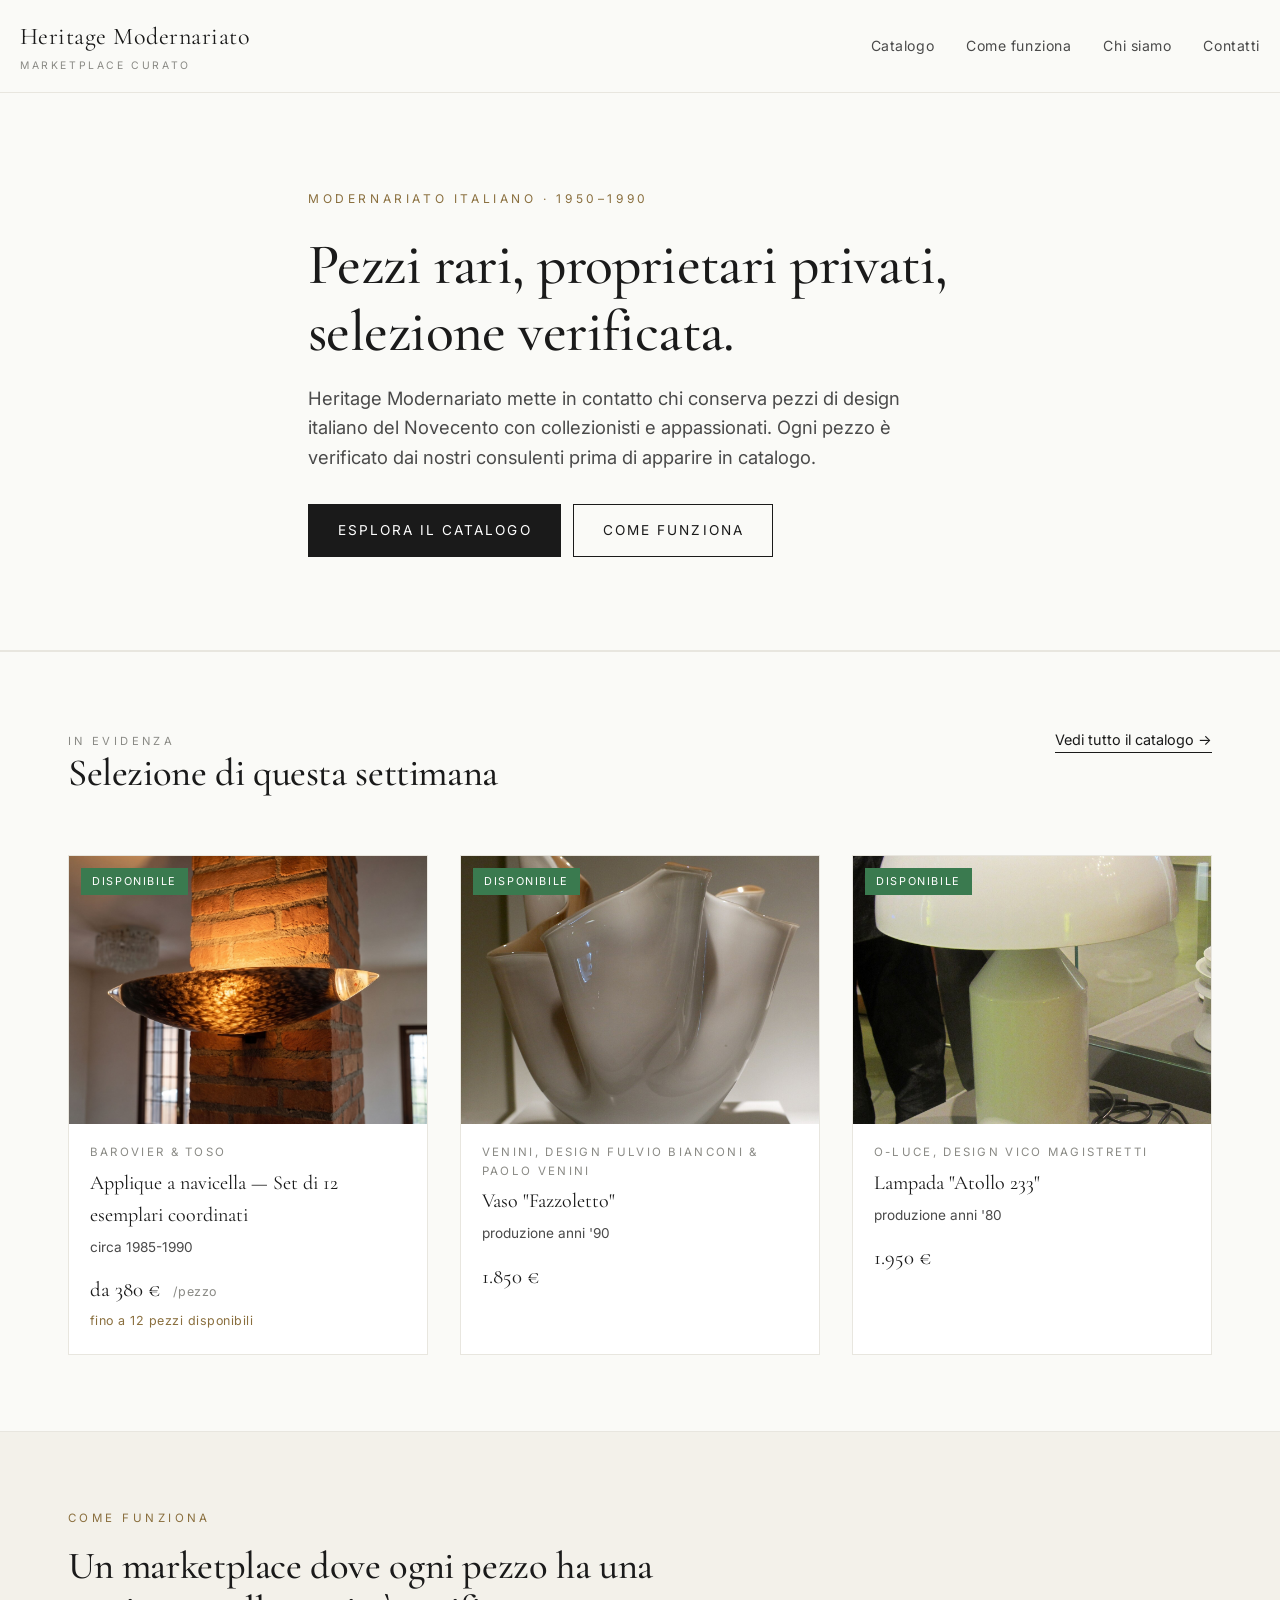
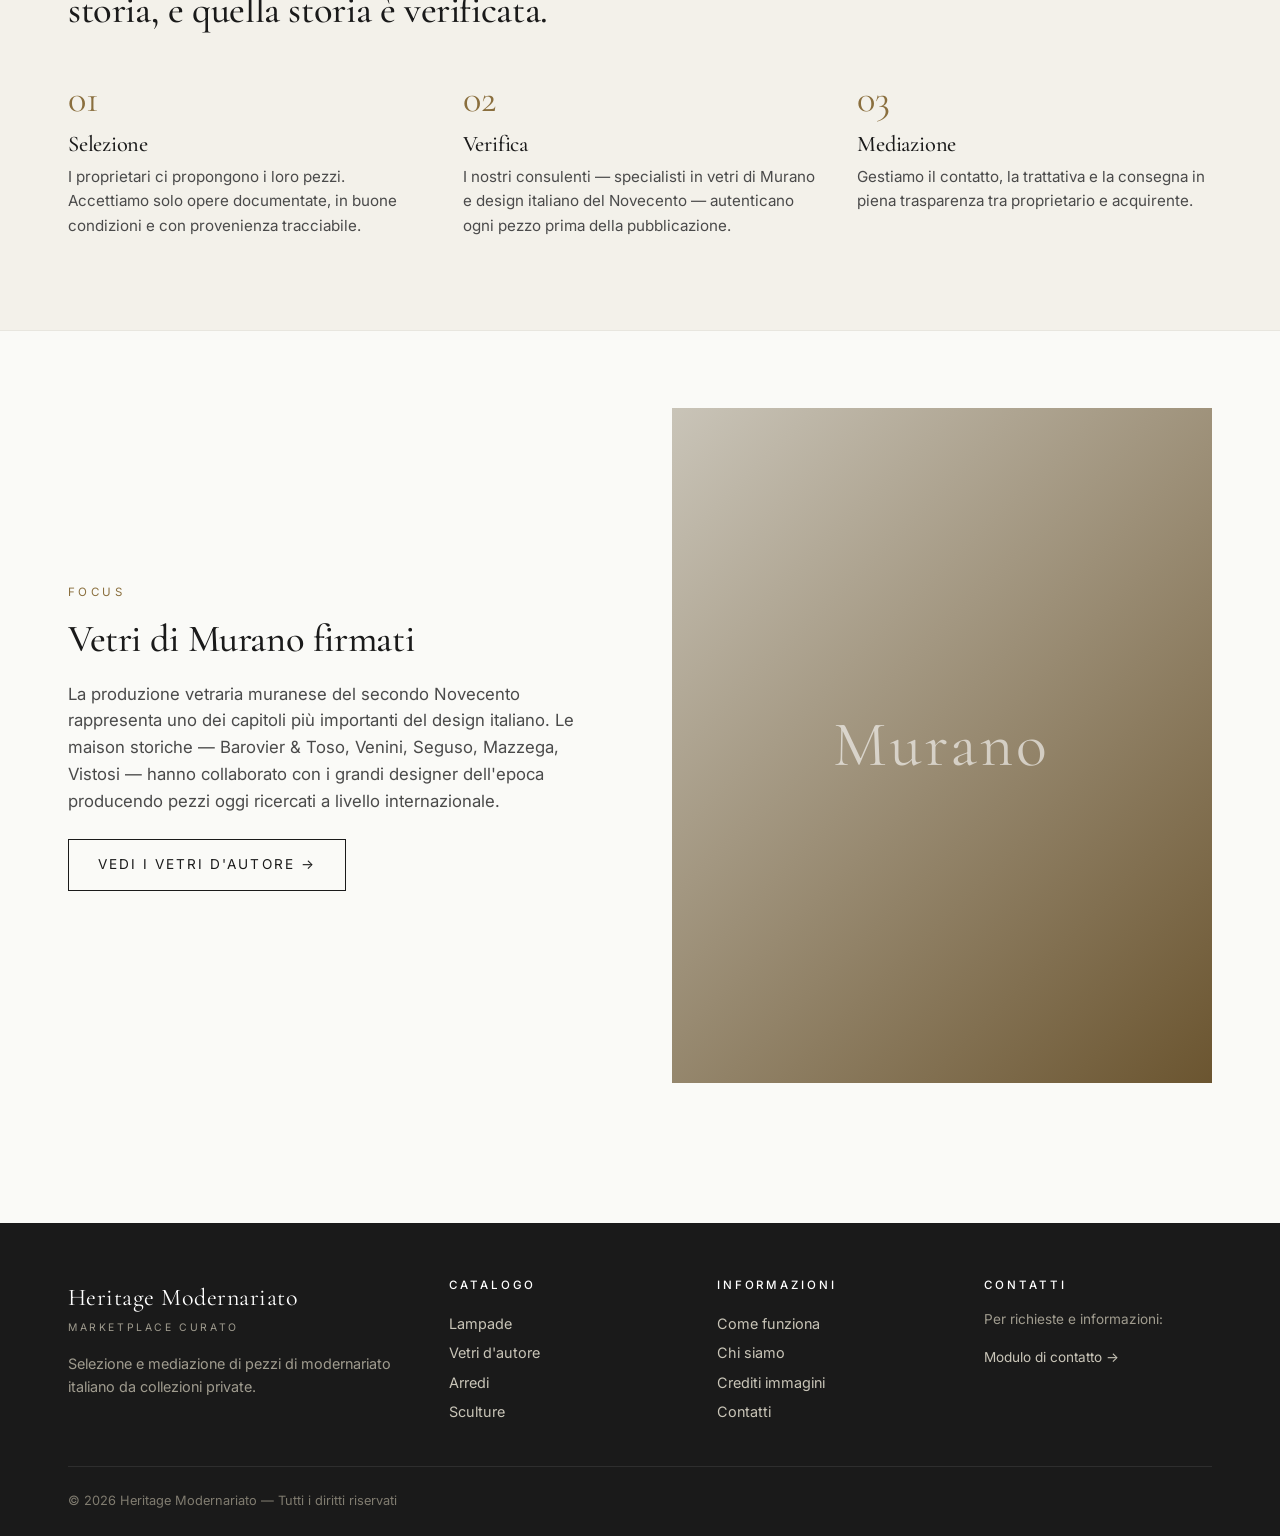
<file: index.html>
<!doctype html>
<html lang="it">
<head>
  <meta charset="utf-8">
  <meta name="viewport" content="width=device-width, initial-scale=1">
  <title>Heritage Modernariato — Marketplace curato di design italiano</title>
  <meta name="description" content="Pezzi di modernariato italiano selezionati e verificati. Vetri di Murano, lampade di design, arredi anni '50-'90.">
  <link rel="preconnect" href="https://fonts.googleapis.com">
  <link rel="preconnect" href="https://fonts.gstatic.com" crossorigin>
  <link href="https://fonts.googleapis.com/css2?family=Cormorant+Garamond:wght@400;500;600&family=Inter:wght@300;400;500;600&display=swap" rel="stylesheet">
  <link rel="stylesheet" href="css/style.css">
</head>
<body>

<header class="site-header">
  <div class="container header-inner">
    <a href="index.html" class="logo">
      Heritage Modernariato
      <small>marketplace curato</small>
    </a>
    <button class="menu-toggle" aria-label="Menu">☰</button>
    <nav class="nav">
      <a href="catalogo.html">Catalogo</a>
      <a href="come-funziona.html">Come funziona</a>
      <a href="chi-siamo.html">Chi siamo</a>
      <a href="contatti.html">Contatti</a>
    </nav>
  </div>
</header>

<main>

  <section class="hero">
    <div class="container hero-inner">
      <div class="eyebrow">Modernariato Italiano · 1950–1990</div>
      <h1>Pezzi rari, proprietari privati, selezione verificata.</h1>
      <p class="lede">Heritage Modernariato mette in contatto chi conserva pezzi di design italiano del Novecento con collezionisti e appassionati. Ogni pezzo è verificato dai nostri consulenti prima di apparire in catalogo.</p>
      <p style="margin-top: 2rem;">
        <a href="catalogo.html" class="btn">Esplora il catalogo</a>
        <a href="come-funziona.html" class="btn btn--ghost" style="margin-left: 0.5rem;">Come funziona</a>
      </p>
    </div>
  </section>

  <section>
    <div class="container">
      <div class="section-head">
        <div>
          <div class="eyebrow">In evidenza</div>
          <h2>Selezione di questa settimana</h2>
        </div>
        <a href="catalogo.html" style="font-size: 0.9rem; border-bottom: 1px solid currentColor;">Vedi tutto il catalogo →</a>
      </div>
      <div class="grid" data-featured-grid>
        <p style="color: var(--color-muted);">Caricamento…</p>
      </div>
    </div>
  </section>

  <section style="background: #f3f1ea;">
    <div class="container">
      <div class="eyebrow" style="color: var(--color-accent); font-size: 0.72rem; letter-spacing: 0.3em; text-transform: uppercase; margin-bottom: 1rem;">Come funziona</div>
      <h2 style="max-width: 600px;">Un marketplace dove ogni pezzo ha una storia, e quella storia è verificata.</h2>
      <div class="steps">
        <div class="step">
          <div class="num">01</div>
          <h3>Selezione</h3>
          <p>I proprietari ci propongono i loro pezzi. Accettiamo solo opere documentate, in buone condizioni e con provenienza tracciabile.</p>
        </div>
        <div class="step">
          <div class="num">02</div>
          <h3>Verifica</h3>
          <p>I nostri consulenti — specialisti in vetri di Murano e design italiano del Novecento — autenticano ogni pezzo prima della pubblicazione.</p>
        </div>
        <div class="step">
          <div class="num">03</div>
          <h3>Mediazione</h3>
          <p>Gestiamo il contatto, la trattativa e la consegna in piena trasparenza tra proprietario e acquirente.</p>
        </div>
      </div>
    </div>
  </section>

  <section>
    <div class="container" style="display: grid; grid-template-columns: 1fr 1fr; gap: 4rem; align-items: center;">
      <div>
        <div class="eyebrow" style="color: var(--color-accent); font-size: 0.72rem; letter-spacing: 0.3em; text-transform: uppercase; margin-bottom: 1rem;">Focus</div>
        <h2>Vetri di Murano firmati</h2>
        <p style="color: var(--color-ink-soft); font-size: 1.05rem;">La produzione vetraria muranese del secondo Novecento rappresenta uno dei capitoli più importanti del design italiano. Le maison storiche — Barovier &amp; Toso, Venini, Seguso, Mazzega, Vistosi — hanno collaborato con i grandi designer dell'epoca producendo pezzi oggi ricercati a livello internazionale.</p>
        <p style="margin-top: 1.5rem;">
          <a href="catalogo.html?cat=vetri" class="btn btn--ghost">Vedi i vetri d'autore →</a>
        </p>
      </div>
      <div style="aspect-ratio: 4/5; background: linear-gradient(135deg, #c9c4b8 0%, #6b5530 100%); display: flex; align-items: center; justify-content: center; font-family: var(--font-display); font-size: 4rem; color: rgba(255,255,255,0.6); letter-spacing: 0.05em;">
        Murano
      </div>
    </div>
  </section>

</main>

<footer class="site-footer">
  <div class="container">
    <div class="footer-grid">
      <div>
        <div class="logo">Heritage Modernariato<small>marketplace curato</small></div>
        <p style="margin-top: 1rem;">Selezione e mediazione di pezzi di modernariato italiano da collezioni private.</p>
      </div>
      <div>
        <h4>Catalogo</h4>
        <a href="catalogo.html?cat=lampade">Lampade</a>
        <a href="catalogo.html?cat=vetri">Vetri d'autore</a>
        <a href="catalogo.html?cat=arredi">Arredi</a>
        <a href="catalogo.html?cat=sculture">Sculture</a>
      </div>
      <div>
        <h4>Informazioni</h4>
        <a href="come-funziona.html">Come funziona</a>
        <a href="chi-siamo.html">Chi siamo</a>
        <a href="crediti.html">Crediti immagini</a>
        <a href="contatti.html">Contatti</a>
      </div>
      <div>
        <h4>Contatti</h4>
        <p style="font-size: 0.85rem;">Per richieste e informazioni:</p>
        <a href="contatti.html" style="font-size: 0.85rem;">Modulo di contatto →</a>
      </div>
    </div>
    <div class="footer-bottom">
      <span>© 2026 Heritage Modernariato — Tutti i diritti riservati</span>
    </div>
  </div>
</footer>

<script src="js/main.js"></script>
</body>
</html>
</file>
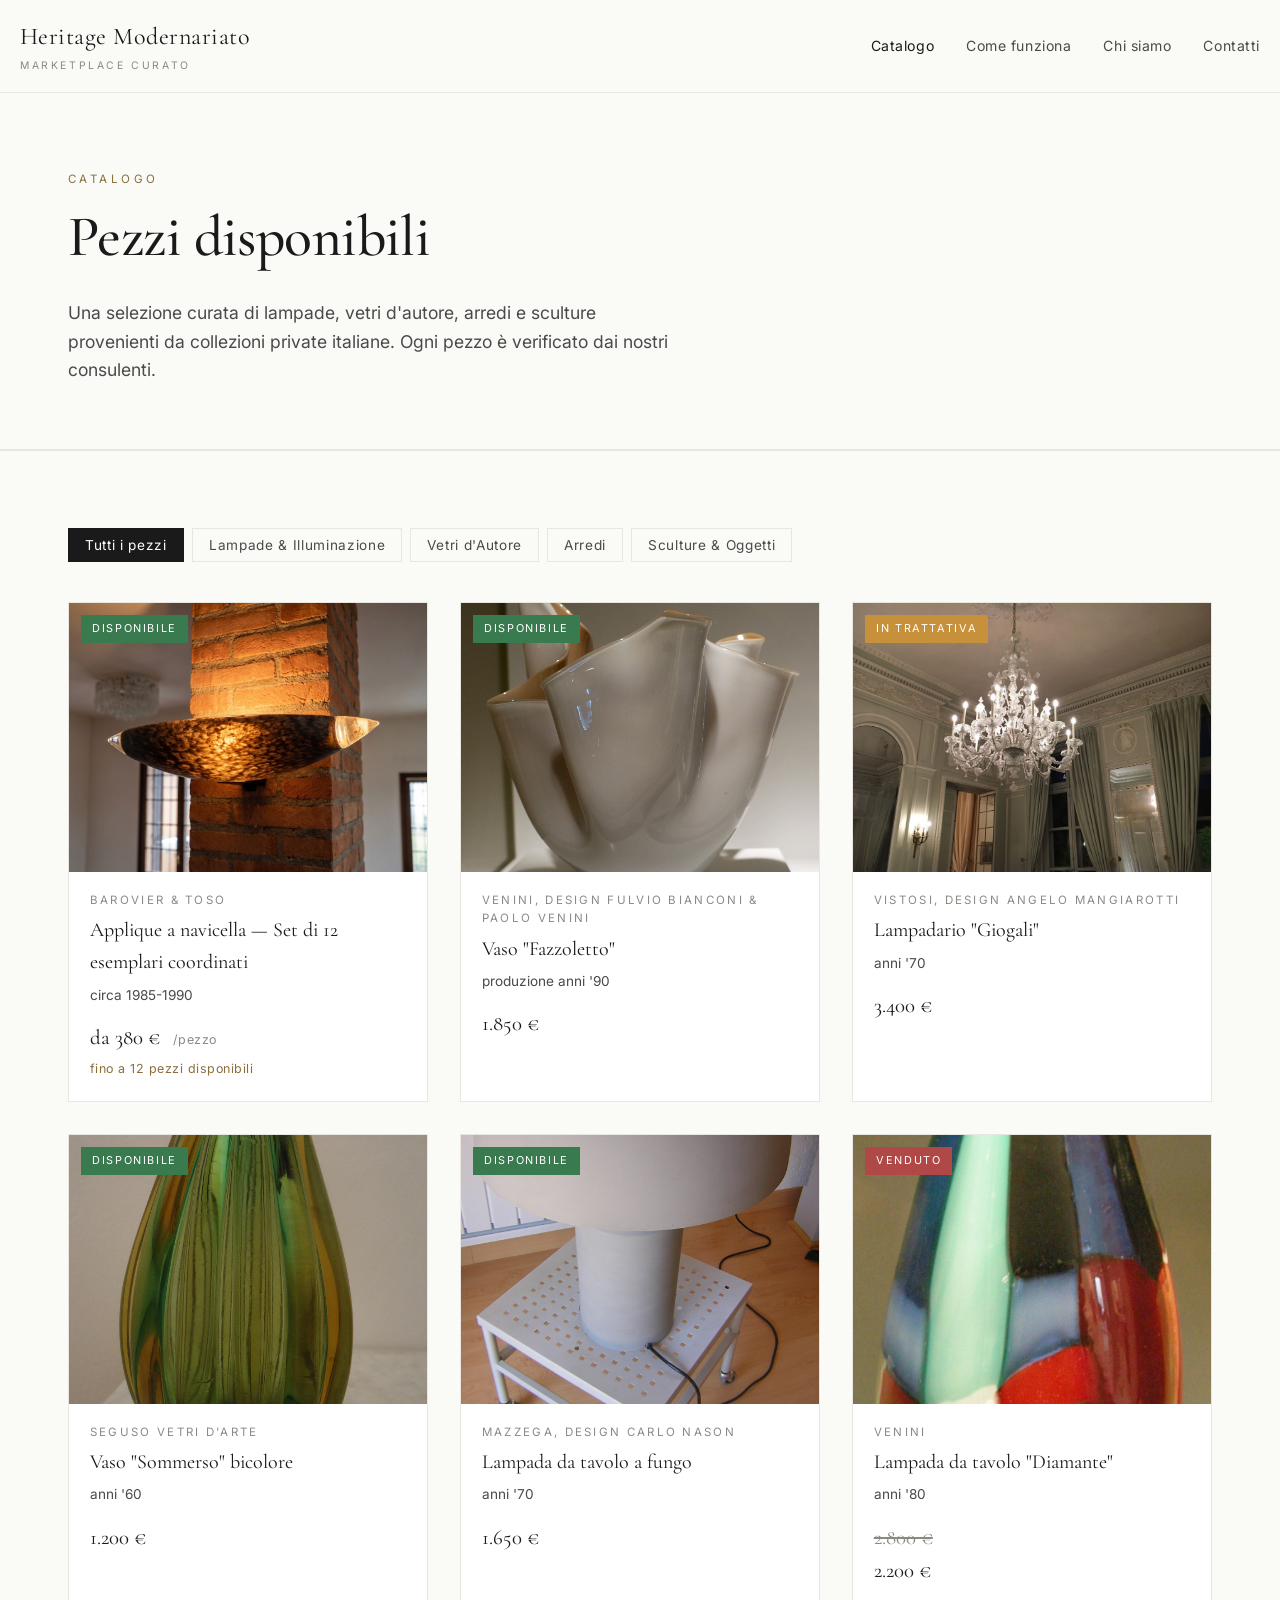
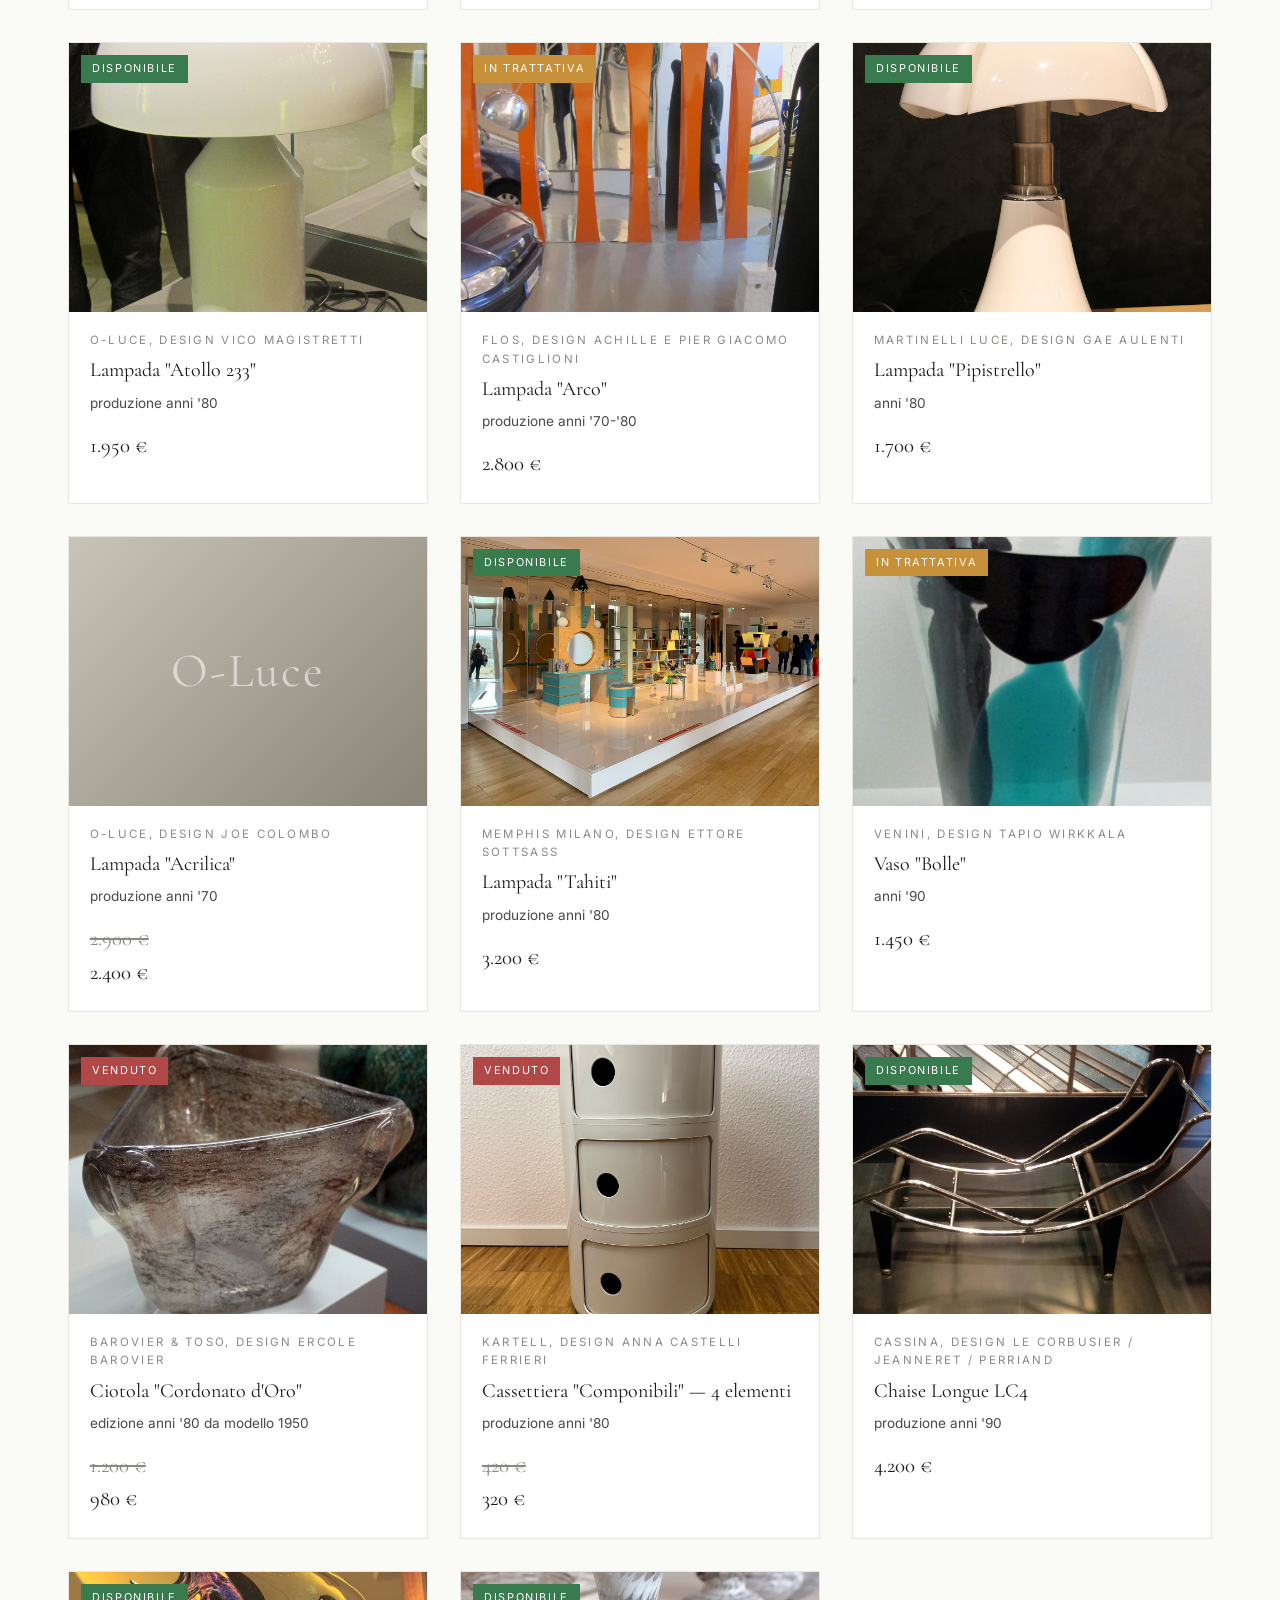
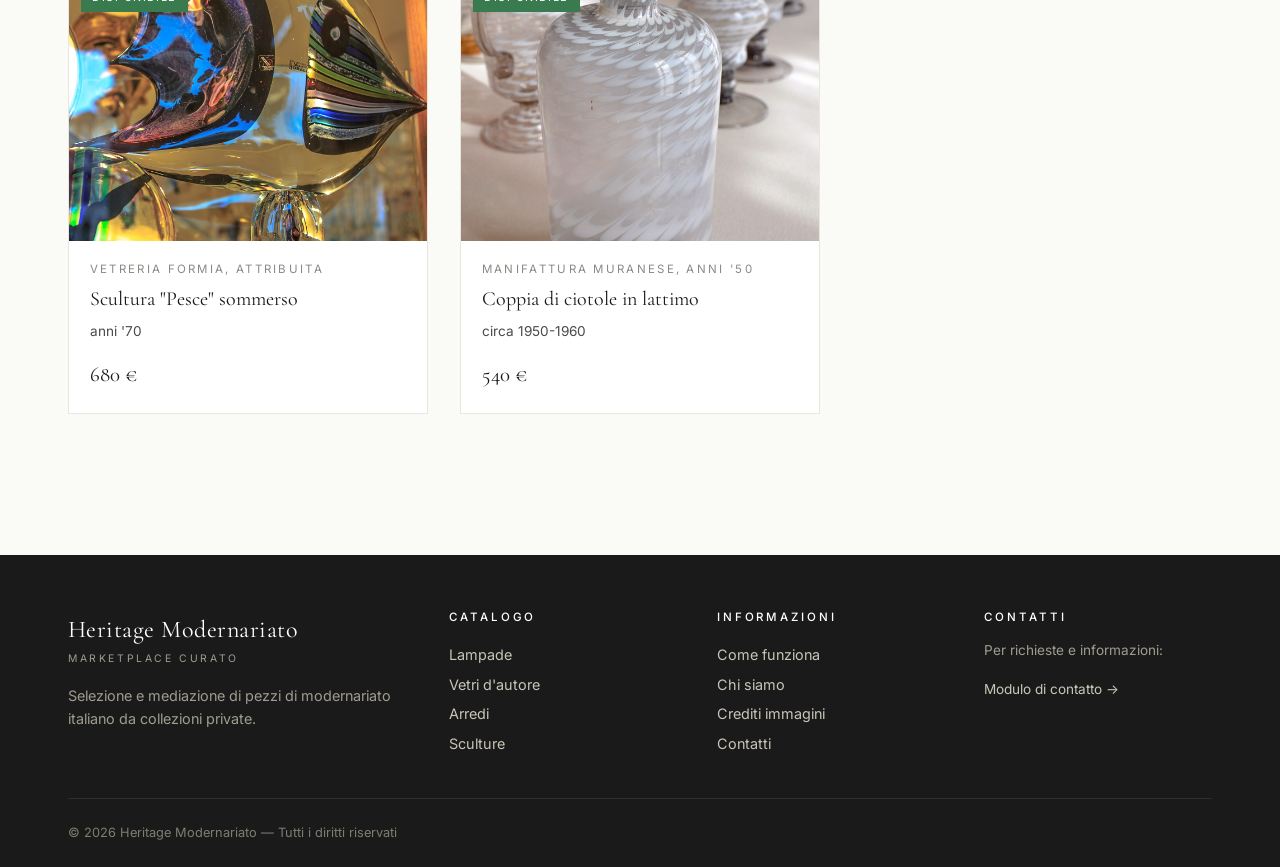
<file: catalogo.html>
<!doctype html>
<html lang="it">
<head>
  <meta charset="utf-8">
  <meta name="viewport" content="width=device-width, initial-scale=1">
  <title>Catalogo — Heritage Modernariato</title>
  <meta name="description" content="Catalogo completo di pezzi di modernariato italiano selezionati e verificati.">
  <link rel="preconnect" href="https://fonts.googleapis.com">
  <link rel="preconnect" href="https://fonts.gstatic.com" crossorigin>
  <link href="https://fonts.googleapis.com/css2?family=Cormorant+Garamond:wght@400;500;600&family=Inter:wght@300;400;500;600&display=swap" rel="stylesheet">
  <link rel="stylesheet" href="css/style.css">
</head>
<body>

<header class="site-header">
  <div class="container header-inner">
    <a href="index.html" class="logo">
      Heritage Modernariato
      <small>marketplace curato</small>
    </a>
    <button class="menu-toggle" aria-label="Menu">☰</button>
    <nav class="nav">
      <a href="catalogo.html" class="active">Catalogo</a>
      <a href="come-funziona.html">Come funziona</a>
      <a href="chi-siamo.html">Chi siamo</a>
      <a href="contatti.html">Contatti</a>
    </nav>
  </div>
</header>

<main>
  <section class="page-header">
    <div class="container">
      <div class="eyebrow">Catalogo</div>
      <h1>Pezzi disponibili</h1>
      <p class="lede">Una selezione curata di lampade, vetri d'autore, arredi e sculture provenienti da collezioni private italiane. Ogni pezzo è verificato dai nostri consulenti.</p>
    </div>
  </section>

  <section>
    <div class="container">
      <div class="filters" data-catalog-filters></div>
      <div class="grid" data-catalog-grid>
        <p style="color: var(--color-muted);">Caricamento…</p>
      </div>
    </div>
  </section>
</main>

<footer class="site-footer">
  <div class="container">
    <div class="footer-grid">
      <div>
        <div class="logo">Heritage Modernariato<small>marketplace curato</small></div>
        <p style="margin-top: 1rem;">Selezione e mediazione di pezzi di modernariato italiano da collezioni private.</p>
      </div>
      <div>
        <h4>Catalogo</h4>
        <a href="catalogo.html?cat=lampade">Lampade</a>
        <a href="catalogo.html?cat=vetri">Vetri d'autore</a>
        <a href="catalogo.html?cat=arredi">Arredi</a>
        <a href="catalogo.html?cat=sculture">Sculture</a>
      </div>
      <div>
        <h4>Informazioni</h4>
        <a href="come-funziona.html">Come funziona</a>
        <a href="chi-siamo.html">Chi siamo</a>
        <a href="crediti.html">Crediti immagini</a>
        <a href="contatti.html">Contatti</a>
      </div>
      <div>
        <h4>Contatti</h4>
        <p style="font-size: 0.85rem;">Per richieste e informazioni:</p>
        <a href="contatti.html" style="font-size: 0.85rem;">Modulo di contatto →</a>
      </div>
    </div>
    <div class="footer-bottom">
      <span>© 2026 Heritage Modernariato — Tutti i diritti riservati</span>
    </div>
  </div>
</footer>

<script src="js/main.js"></script>
</body>
</html>
</file>
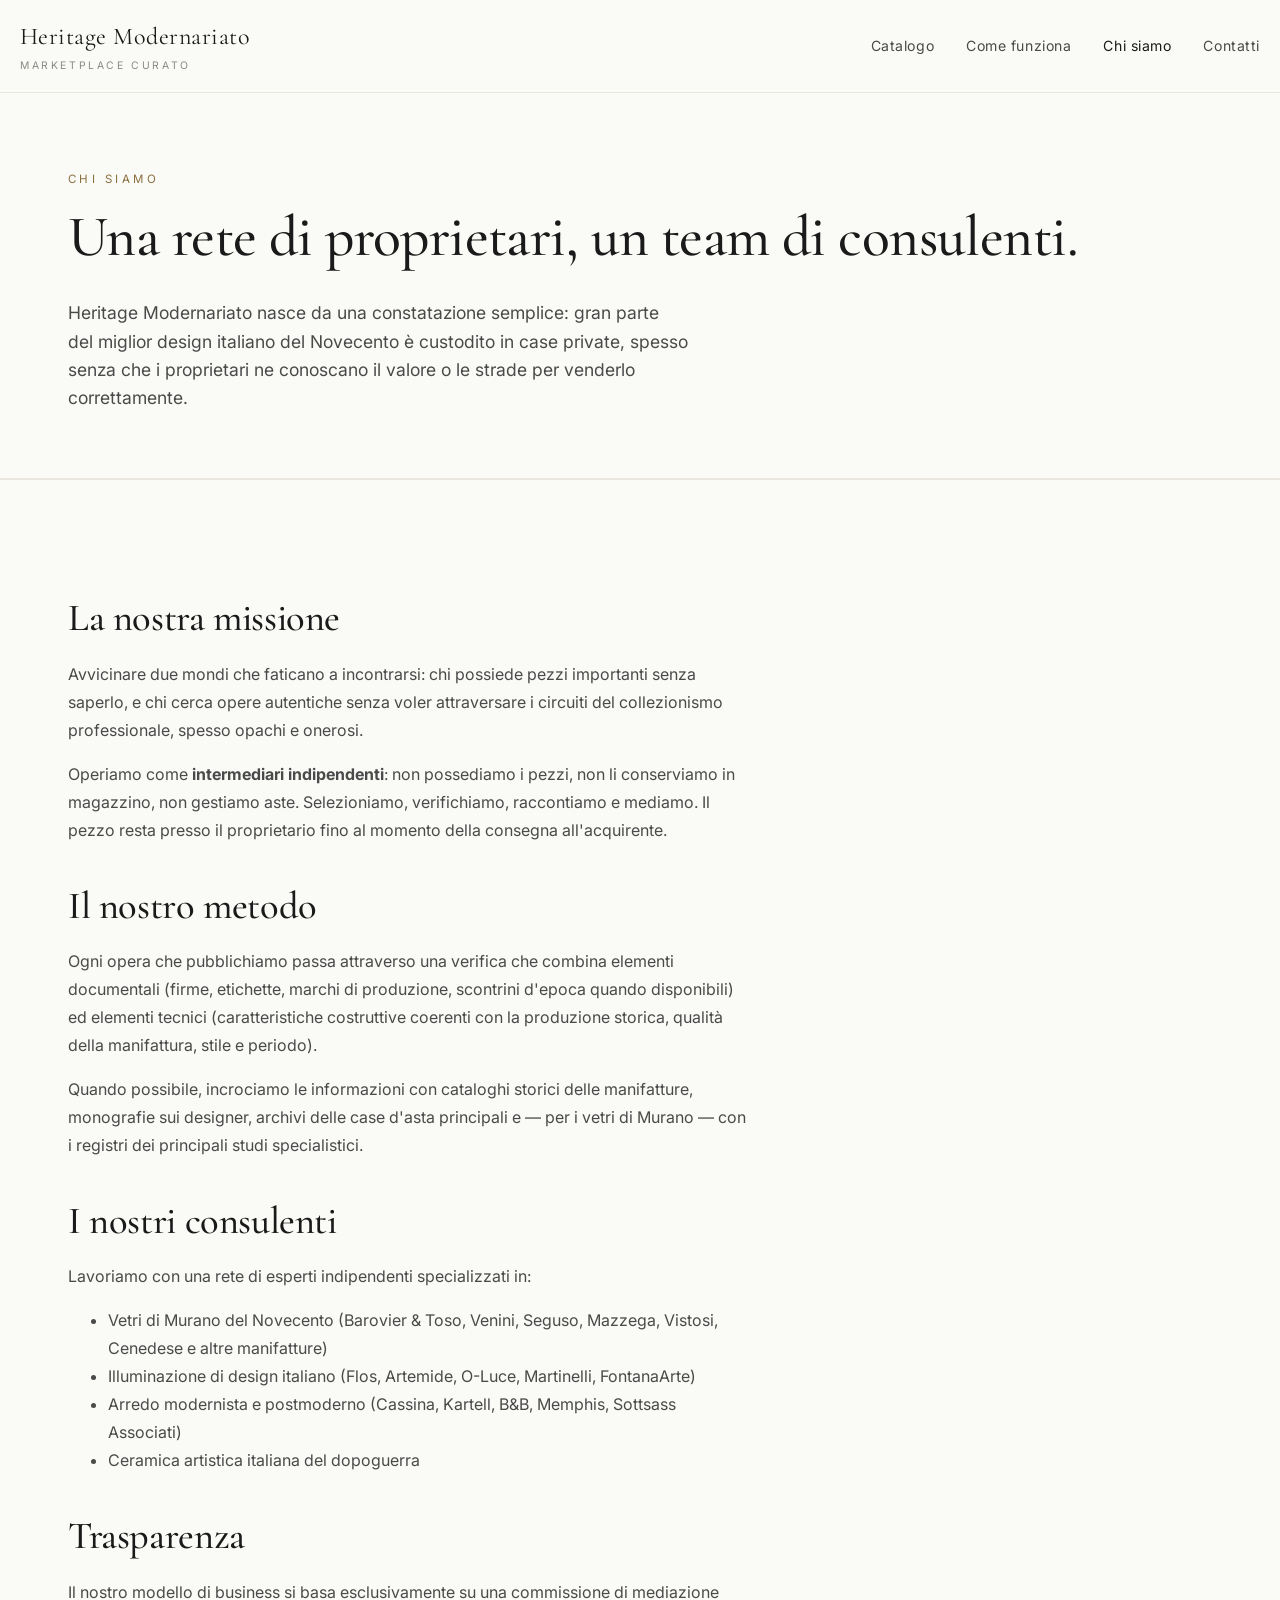
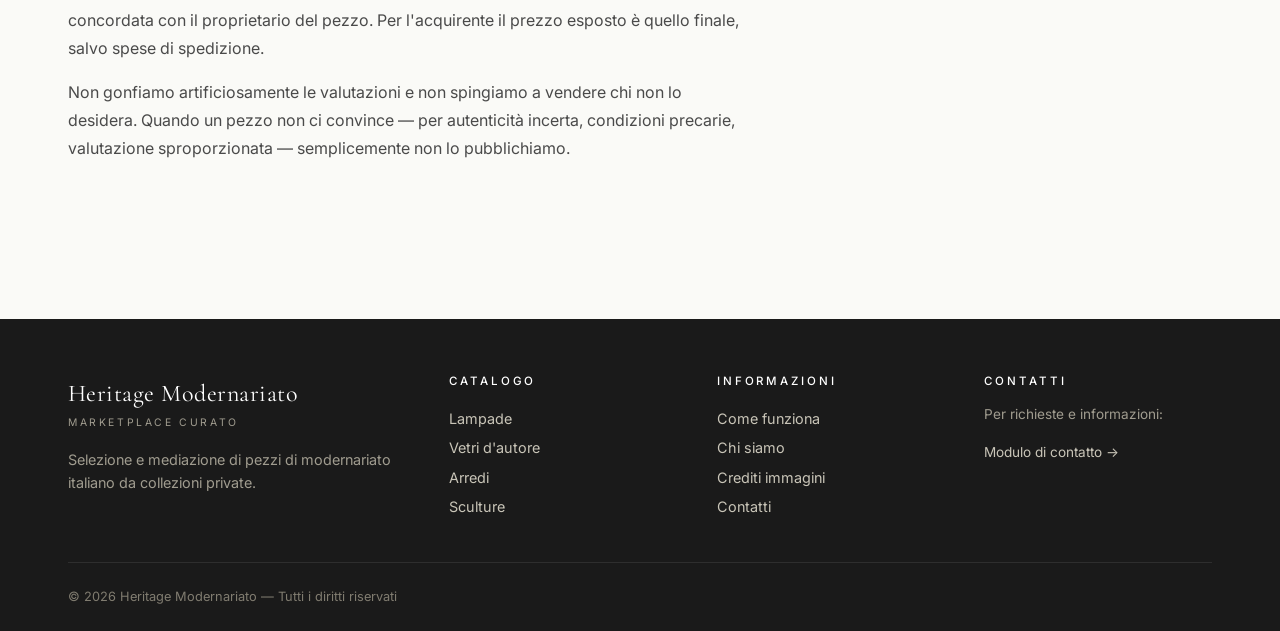
<file: chi-siamo.html>
<!doctype html>
<html lang="it">
<head>
  <meta charset="utf-8">
  <meta name="viewport" content="width=device-width, initial-scale=1">
  <title>Chi siamo — Heritage Modernariato</title>
  <link rel="preconnect" href="https://fonts.googleapis.com">
  <link rel="preconnect" href="https://fonts.gstatic.com" crossorigin>
  <link href="https://fonts.googleapis.com/css2?family=Cormorant+Garamond:wght@400;500;600&family=Inter:wght@300;400;500;600&display=swap" rel="stylesheet">
  <link rel="stylesheet" href="css/style.css">
</head>
<body>

<header class="site-header">
  <div class="container header-inner">
    <a href="index.html" class="logo">
      Heritage Modernariato
      <small>marketplace curato</small>
    </a>
    <button class="menu-toggle" aria-label="Menu">☰</button>
    <nav class="nav">
      <a href="catalogo.html">Catalogo</a>
      <a href="come-funziona.html">Come funziona</a>
      <a href="chi-siamo.html" class="active">Chi siamo</a>
      <a href="contatti.html">Contatti</a>
    </nav>
  </div>
</header>

<main>
  <section class="page-header">
    <div class="container">
      <div class="eyebrow">Chi siamo</div>
      <h1>Una rete di proprietari, un team di consulenti.</h1>
      <p class="lede">Heritage Modernariato nasce da una constatazione semplice: gran parte del miglior design italiano del Novecento è custodito in case private, spesso senza che i proprietari ne conoscano il valore o le strade per venderlo correttamente.</p>
    </div>
  </section>

  <section>
    <div class="container">
      <div class="prose">
        <h2>La nostra missione</h2>
        <p>Avvicinare due mondi che faticano a incontrarsi: chi possiede pezzi importanti senza saperlo, e chi cerca opere autentiche senza voler attraversare i circuiti del collezionismo professionale, spesso opachi e onerosi.</p>
        <p>Operiamo come <strong>intermediari indipendenti</strong>: non possediamo i pezzi, non li conserviamo in magazzino, non gestiamo aste. Selezioniamo, verifichiamo, raccontiamo e mediamo. Il pezzo resta presso il proprietario fino al momento della consegna all'acquirente.</p>

        <h2>Il nostro metodo</h2>
        <p>Ogni opera che pubblichiamo passa attraverso una verifica che combina elementi documentali (firme, etichette, marchi di produzione, scontrini d'epoca quando disponibili) ed elementi tecnici (caratteristiche costruttive coerenti con la produzione storica, qualità della manifattura, stile e periodo).</p>
        <p>Quando possibile, incrociamo le informazioni con cataloghi storici delle manifatture, monografie sui designer, archivi delle case d'asta principali e — per i vetri di Murano — con i registri dei principali studi specialistici.</p>

        <h2>I nostri consulenti</h2>
        <p>Lavoriamo con una rete di esperti indipendenti specializzati in:</p>
        <ul>
          <li>Vetri di Murano del Novecento (Barovier &amp; Toso, Venini, Seguso, Mazzega, Vistosi, Cenedese e altre manifatture)</li>
          <li>Illuminazione di design italiano (Flos, Artemide, O-Luce, Martinelli, FontanaArte)</li>
          <li>Arredo modernista e postmoderno (Cassina, Kartell, B&amp;B, Memphis, Sottsass Associati)</li>
          <li>Ceramica artistica italiana del dopoguerra</li>
        </ul>

        <h2>Trasparenza</h2>
        <p>Il nostro modello di business si basa esclusivamente su una commissione di mediazione concordata con il proprietario del pezzo. Per l'acquirente il prezzo esposto è quello finale, salvo spese di spedizione.</p>
        <p>Non gonfiamo artificiosamente le valutazioni e non spingiamo a vendere chi non lo desidera. Quando un pezzo non ci convince — per autenticità incerta, condizioni precarie, valutazione sproporzionata — semplicemente non lo pubblichiamo.</p>
      </div>
    </div>
  </section>
</main>

<footer class="site-footer">
  <div class="container">
    <div class="footer-grid">
      <div>
        <div class="logo">Heritage Modernariato<small>marketplace curato</small></div>
        <p style="margin-top: 1rem;">Selezione e mediazione di pezzi di modernariato italiano da collezioni private.</p>
      </div>
      <div>
        <h4>Catalogo</h4>
        <a href="catalogo.html?cat=lampade">Lampade</a>
        <a href="catalogo.html?cat=vetri">Vetri d'autore</a>
        <a href="catalogo.html?cat=arredi">Arredi</a>
        <a href="catalogo.html?cat=sculture">Sculture</a>
      </div>
      <div>
        <h4>Informazioni</h4>
        <a href="come-funziona.html">Come funziona</a>
        <a href="chi-siamo.html">Chi siamo</a>
        <a href="crediti.html">Crediti immagini</a>
        <a href="contatti.html">Contatti</a>
      </div>
      <div>
        <h4>Contatti</h4>
        <p style="font-size: 0.85rem;">Per richieste e informazioni:</p>
        <a href="contatti.html" style="font-size: 0.85rem;">Modulo di contatto →</a>
      </div>
    </div>
    <div class="footer-bottom">
      <span>© 2026 Heritage Modernariato — Tutti i diritti riservati</span>
    </div>
  </div>
</footer>

<script src="js/main.js"></script>
</body>
</html>
</file>
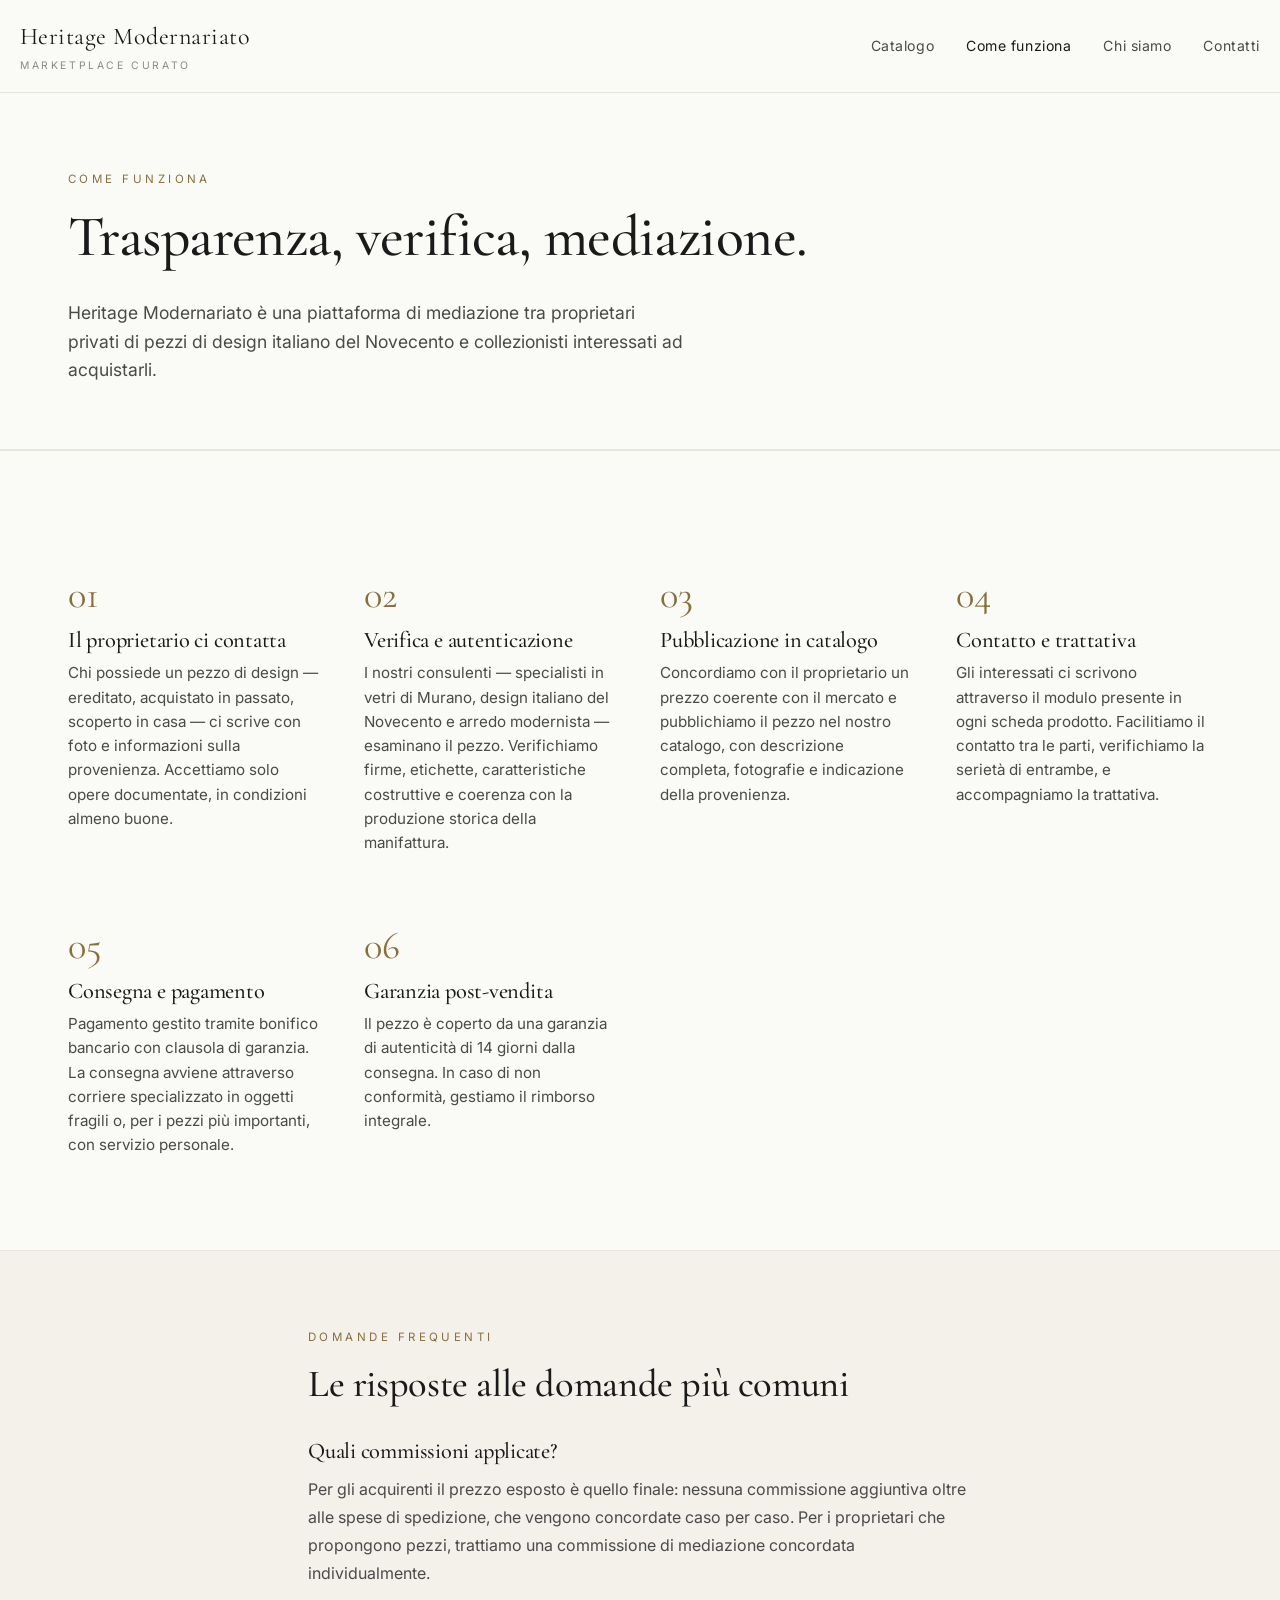
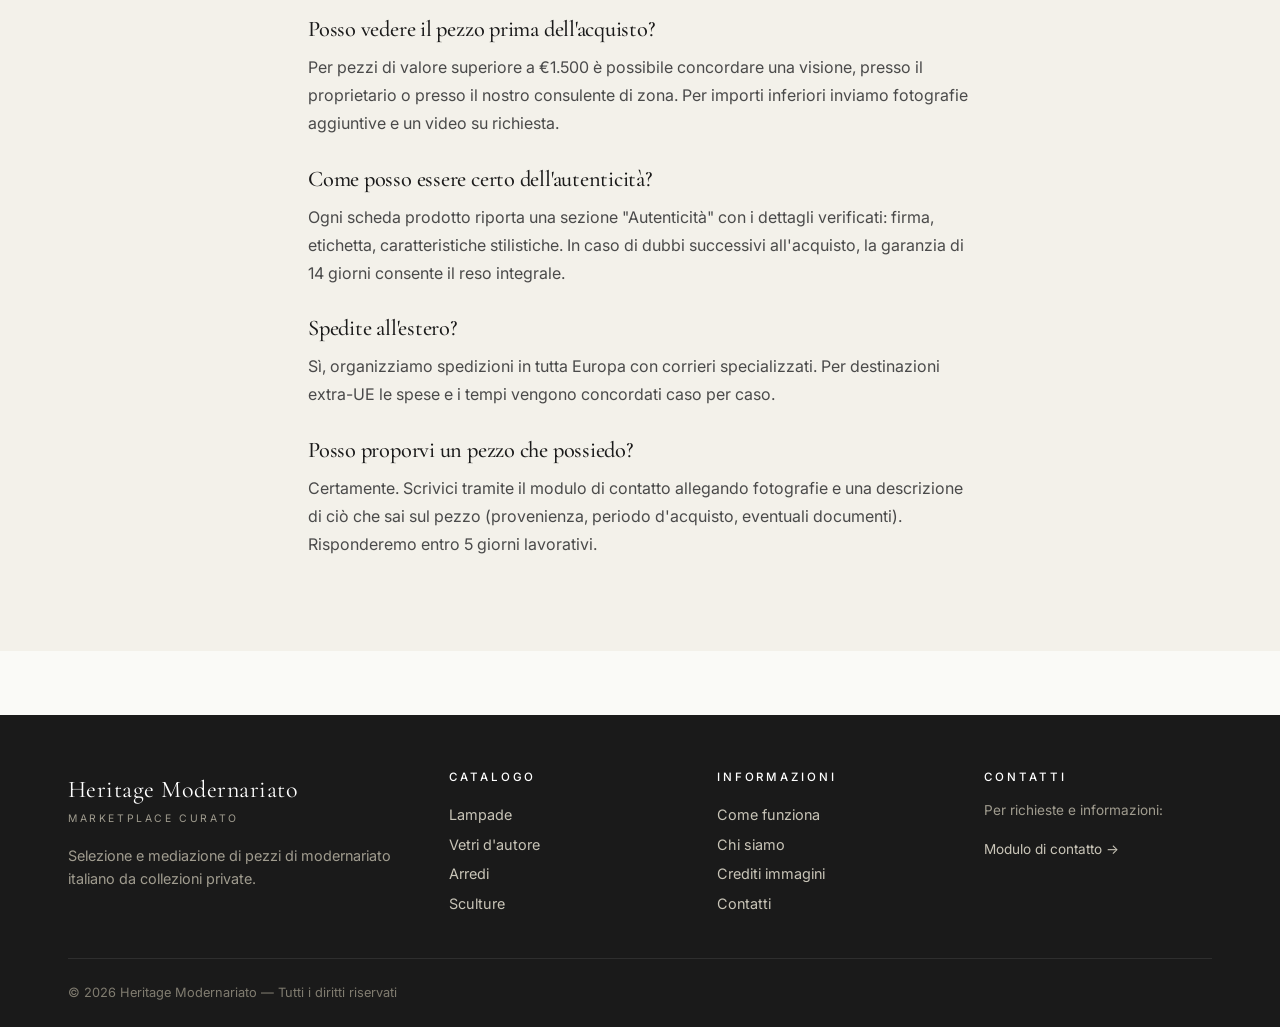
<file: come-funziona.html>
<!doctype html>
<html lang="it">
<head>
  <meta charset="utf-8">
  <meta name="viewport" content="width=device-width, initial-scale=1">
  <title>Come funziona — Heritage Modernariato</title>
  <link rel="preconnect" href="https://fonts.googleapis.com">
  <link rel="preconnect" href="https://fonts.gstatic.com" crossorigin>
  <link href="https://fonts.googleapis.com/css2?family=Cormorant+Garamond:wght@400;500;600&family=Inter:wght@300;400;500;600&display=swap" rel="stylesheet">
  <link rel="stylesheet" href="css/style.css">
</head>
<body>

<header class="site-header">
  <div class="container header-inner">
    <a href="index.html" class="logo">
      Heritage Modernariato
      <small>marketplace curato</small>
    </a>
    <button class="menu-toggle" aria-label="Menu">☰</button>
    <nav class="nav">
      <a href="catalogo.html">Catalogo</a>
      <a href="come-funziona.html" class="active">Come funziona</a>
      <a href="chi-siamo.html">Chi siamo</a>
      <a href="contatti.html">Contatti</a>
    </nav>
  </div>
</header>

<main>
  <section class="page-header">
    <div class="container">
      <div class="eyebrow">Come funziona</div>
      <h1>Trasparenza, verifica, mediazione.</h1>
      <p class="lede">Heritage Modernariato è una piattaforma di mediazione tra proprietari privati di pezzi di design italiano del Novecento e collezionisti interessati ad acquistarli.</p>
    </div>
  </section>

  <section>
    <div class="container">
      <div class="steps">
        <div class="step">
          <div class="num">01</div>
          <h3>Il proprietario ci contatta</h3>
          <p>Chi possiede un pezzo di design — ereditato, acquistato in passato, scoperto in casa — ci scrive con foto e informazioni sulla provenienza. Accettiamo solo opere documentate, in condizioni almeno buone.</p>
        </div>
        <div class="step">
          <div class="num">02</div>
          <h3>Verifica e autenticazione</h3>
          <p>I nostri consulenti — specialisti in vetri di Murano, design italiano del Novecento e arredo modernista — esaminano il pezzo. Verifichiamo firme, etichette, caratteristiche costruttive e coerenza con la produzione storica della manifattura.</p>
        </div>
        <div class="step">
          <div class="num">03</div>
          <h3>Pubblicazione in catalogo</h3>
          <p>Concordiamo con il proprietario un prezzo coerente con il mercato e pubblichiamo il pezzo nel nostro catalogo, con descrizione completa, fotografie e indicazione della provenienza.</p>
        </div>
        <div class="step">
          <div class="num">04</div>
          <h3>Contatto e trattativa</h3>
          <p>Gli interessati ci scrivono attraverso il modulo presente in ogni scheda prodotto. Facilitiamo il contatto tra le parti, verifichiamo la serietà di entrambe, e accompagniamo la trattativa.</p>
        </div>
        <div class="step">
          <div class="num">05</div>
          <h3>Consegna e pagamento</h3>
          <p>Pagamento gestito tramite bonifico bancario con clausola di garanzia. La consegna avviene attraverso corriere specializzato in oggetti fragili o, per i pezzi più importanti, con servizio personale.</p>
        </div>
        <div class="step">
          <div class="num">06</div>
          <h3>Garanzia post-vendita</h3>
          <p>Il pezzo è coperto da una garanzia di autenticità di 14 giorni dalla consegna. In caso di non conformità, gestiamo il rimborso integrale.</p>
        </div>
      </div>
    </div>
  </section>

  <section style="background: #f3f1ea;">
    <div class="container" style="max-width: 760px;">
      <div class="eyebrow" style="color: var(--color-accent); font-size: 0.72rem; letter-spacing: 0.3em; text-transform: uppercase; margin-bottom: 1rem;">Domande frequenti</div>
      <h2 style="margin-bottom: 2rem;">Le risposte alle domande più comuni</h2>

      <div class="prose">
        <h3>Quali commissioni applicate?</h3>
        <p>Per gli acquirenti il prezzo esposto è quello finale: nessuna commissione aggiuntiva oltre alle spese di spedizione, che vengono concordate caso per caso. Per i proprietari che propongono pezzi, trattiamo una commissione di mediazione concordata individualmente.</p>

        <h3>Posso vedere il pezzo prima dell'acquisto?</h3>
        <p>Per pezzi di valore superiore a €1.500 è possibile concordare una visione, presso il proprietario o presso il nostro consulente di zona. Per importi inferiori inviamo fotografie aggiuntive e un video su richiesta.</p>

        <h3>Come posso essere certo dell'autenticità?</h3>
        <p>Ogni scheda prodotto riporta una sezione "Autenticità" con i dettagli verificati: firma, etichetta, caratteristiche stilistiche. In caso di dubbi successivi all'acquisto, la garanzia di 14 giorni consente il reso integrale.</p>

        <h3>Spedite all'estero?</h3>
        <p>Sì, organizziamo spedizioni in tutta Europa con corrieri specializzati. Per destinazioni extra-UE le spese e i tempi vengono concordati caso per caso.</p>

        <h3>Posso proporvi un pezzo che possiedo?</h3>
        <p>Certamente. Scrivici tramite il modulo di contatto allegando fotografie e una descrizione di ciò che sai sul pezzo (provenienza, periodo d'acquisto, eventuali documenti). Risponderemo entro 5 giorni lavorativi.</p>
      </div>
    </div>
  </section>
</main>

<footer class="site-footer">
  <div class="container">
    <div class="footer-grid">
      <div>
        <div class="logo">Heritage Modernariato<small>marketplace curato</small></div>
        <p style="margin-top: 1rem;">Selezione e mediazione di pezzi di modernariato italiano da collezioni private.</p>
      </div>
      <div>
        <h4>Catalogo</h4>
        <a href="catalogo.html?cat=lampade">Lampade</a>
        <a href="catalogo.html?cat=vetri">Vetri d'autore</a>
        <a href="catalogo.html?cat=arredi">Arredi</a>
        <a href="catalogo.html?cat=sculture">Sculture</a>
      </div>
      <div>
        <h4>Informazioni</h4>
        <a href="come-funziona.html">Come funziona</a>
        <a href="chi-siamo.html">Chi siamo</a>
        <a href="crediti.html">Crediti immagini</a>
        <a href="contatti.html">Contatti</a>
      </div>
      <div>
        <h4>Contatti</h4>
        <p style="font-size: 0.85rem;">Per richieste e informazioni:</p>
        <a href="contatti.html" style="font-size: 0.85rem;">Modulo di contatto →</a>
      </div>
    </div>
    <div class="footer-bottom">
      <span>© 2026 Heritage Modernariato — Tutti i diritti riservati</span>
    </div>
  </div>
</footer>

<script src="js/main.js"></script>
</body>
</html>
</file>
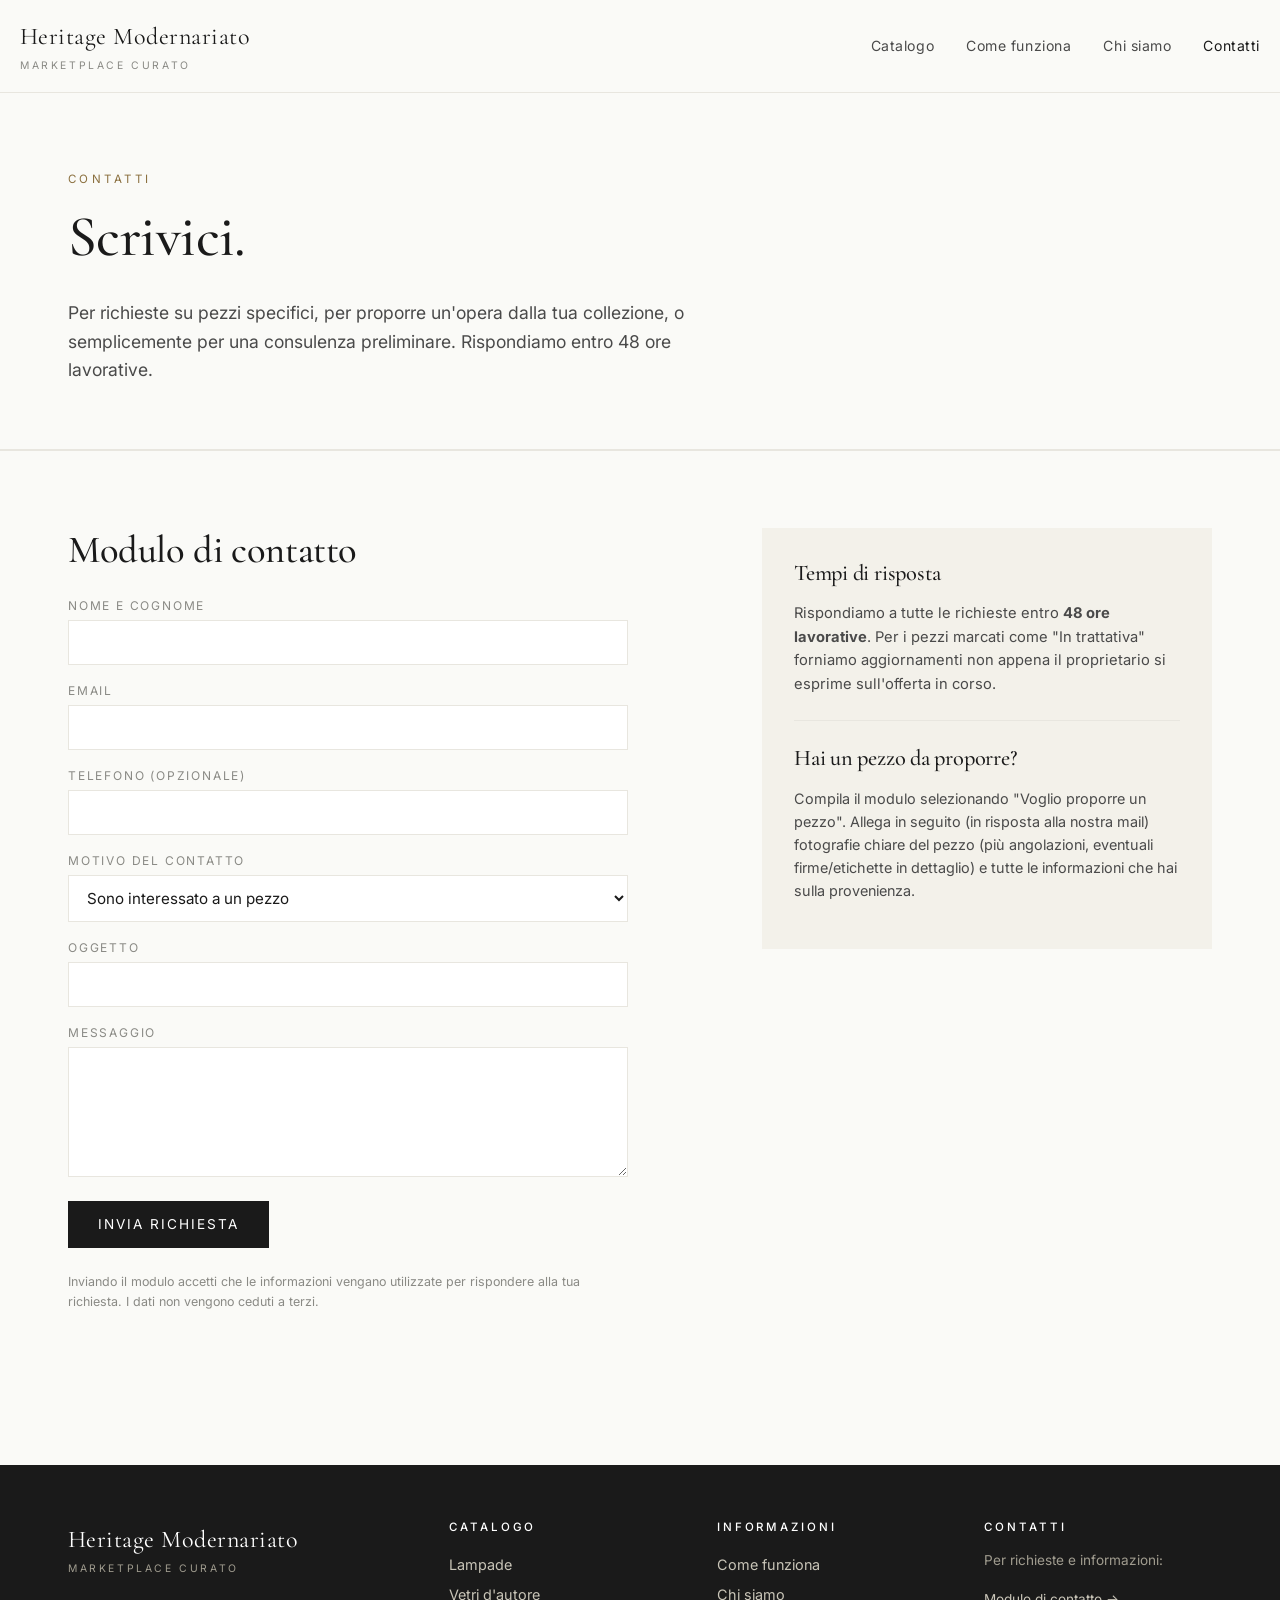
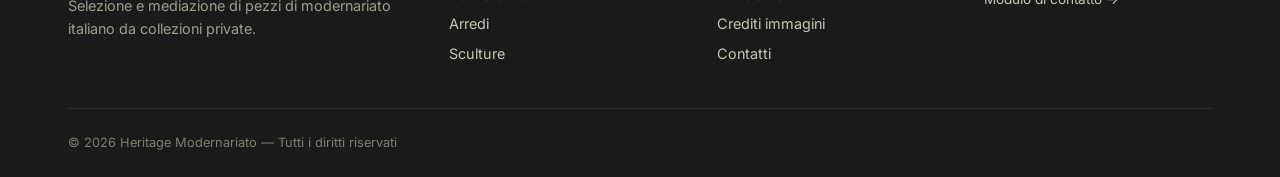
<file: contatti.html>
<!doctype html>
<html lang="it">
<head>
  <meta charset="utf-8">
  <meta name="viewport" content="width=device-width, initial-scale=1">
  <title>Contatti — Heritage Modernariato</title>
  <link rel="preconnect" href="https://fonts.googleapis.com">
  <link rel="preconnect" href="https://fonts.gstatic.com" crossorigin>
  <link href="https://fonts.googleapis.com/css2?family=Cormorant+Garamond:wght@400;500;600&family=Inter:wght@300;400;500;600&display=swap" rel="stylesheet">
  <link rel="stylesheet" href="css/style.css">
</head>
<body>

<header class="site-header">
  <div class="container header-inner">
    <a href="index.html" class="logo">
      Heritage Modernariato
      <small>marketplace curato</small>
    </a>
    <button class="menu-toggle" aria-label="Menu">☰</button>
    <nav class="nav">
      <a href="catalogo.html">Catalogo</a>
      <a href="come-funziona.html">Come funziona</a>
      <a href="chi-siamo.html">Chi siamo</a>
      <a href="contatti.html" class="active">Contatti</a>
    </nav>
  </div>
</header>

<main>
  <section class="page-header">
    <div class="container">
      <div class="eyebrow">Contatti</div>
      <h1>Scrivici.</h1>
      <p class="lede">Per richieste su pezzi specifici, per proporre un'opera dalla tua collezione, o semplicemente per una consulenza preliminare. Rispondiamo entro 48 ore lavorative.</p>
    </div>
  </section>

  <section>
    <div class="container" style="display: grid; grid-template-columns: 1.4fr 1fr; gap: 4rem;">
      <div>
        <h2 style="margin-bottom: 1.5rem;">Modulo di contatto</h2>
        <form class="form" action="https://formspree.io/f/xkoegjqr" method="POST">
          <div>
            <label for="name">Nome e cognome</label>
            <input type="text" id="name" name="name" required>
          </div>
          <div>
            <label for="email">Email</label>
            <input type="email" id="email" name="email" required>
          </div>
          <div>
            <label for="phone">Telefono (opzionale)</label>
            <input type="tel" id="phone" name="phone">
          </div>
          <div>
            <label for="reason">Motivo del contatto</label>
            <select id="reason" name="reason">
              <option value="acquisto">Sono interessato a un pezzo</option>
              <option value="proposta">Voglio proporre un pezzo</option>
              <option value="consulenza">Consulenza generale</option>
              <option value="altro">Altro</option>
            </select>
          </div>
          <div>
            <label for="subject">Oggetto</label>
            <input type="text" id="subject" name="subject">
          </div>
          <div>
            <label for="message">Messaggio</label>
            <textarea id="message" name="message" required></textarea>
          </div>
          <div>
            <button type="submit" class="btn">Invia richiesta</button>
          </div>
          <p style="font-size: 0.78rem; color: var(--color-muted); margin-top: 0.5rem;">Inviando il modulo accetti che le informazioni vengano utilizzate per rispondere alla tua richiesta. I dati non vengono ceduti a terzi.</p>
        </form>
      </div>

      <aside style="background: #f3f1ea; padding: 2rem; align-self: start;">
        <h3 style="margin-bottom: 1rem;">Tempi di risposta</h3>
        <p style="font-size: 0.92rem; color: var(--color-ink-soft);">Rispondiamo a tutte le richieste entro <strong>48 ore lavorative</strong>. Per i pezzi marcati come "In trattativa" forniamo aggiornamenti non appena il proprietario si esprime sull'offerta in corso.</p>
        <hr style="border: 0; border-top: 1px solid var(--color-line); margin: 1.5rem 0;">
        <h3 style="margin-bottom: 1rem;">Hai un pezzo da proporre?</h3>
        <p style="font-size: 0.9rem; color: var(--color-ink-soft);">Compila il modulo selezionando "Voglio proporre un pezzo". Allega in seguito (in risposta alla nostra mail) fotografie chiare del pezzo (più angolazioni, eventuali firme/etichette in dettaglio) e tutte le informazioni che hai sulla provenienza.</p>
      </aside>
    </div>
  </section>
</main>

<footer class="site-footer">
  <div class="container">
    <div class="footer-grid">
      <div>
        <div class="logo">Heritage Modernariato<small>marketplace curato</small></div>
        <p style="margin-top: 1rem;">Selezione e mediazione di pezzi di modernariato italiano da collezioni private.</p>
      </div>
      <div>
        <h4>Catalogo</h4>
        <a href="catalogo.html?cat=lampade">Lampade</a>
        <a href="catalogo.html?cat=vetri">Vetri d'autore</a>
        <a href="catalogo.html?cat=arredi">Arredi</a>
        <a href="catalogo.html?cat=sculture">Sculture</a>
      </div>
      <div>
        <h4>Informazioni</h4>
        <a href="come-funziona.html">Come funziona</a>
        <a href="chi-siamo.html">Chi siamo</a>
        <a href="crediti.html">Crediti immagini</a>
        <a href="contatti.html">Contatti</a>
      </div>
      <div>
        <h4>Contatti</h4>
        <p style="font-size: 0.85rem;">Per richieste e informazioni:</p>
        <a href="contatti.html" style="font-size: 0.85rem;">Modulo di contatto →</a>
      </div>
    </div>
    <div class="footer-bottom">
      <span>© 2026 Heritage Modernariato — Tutti i diritti riservati</span>
    </div>
  </div>
</footer>

<script src="js/main.js"></script>
</body>
</html>
</file>
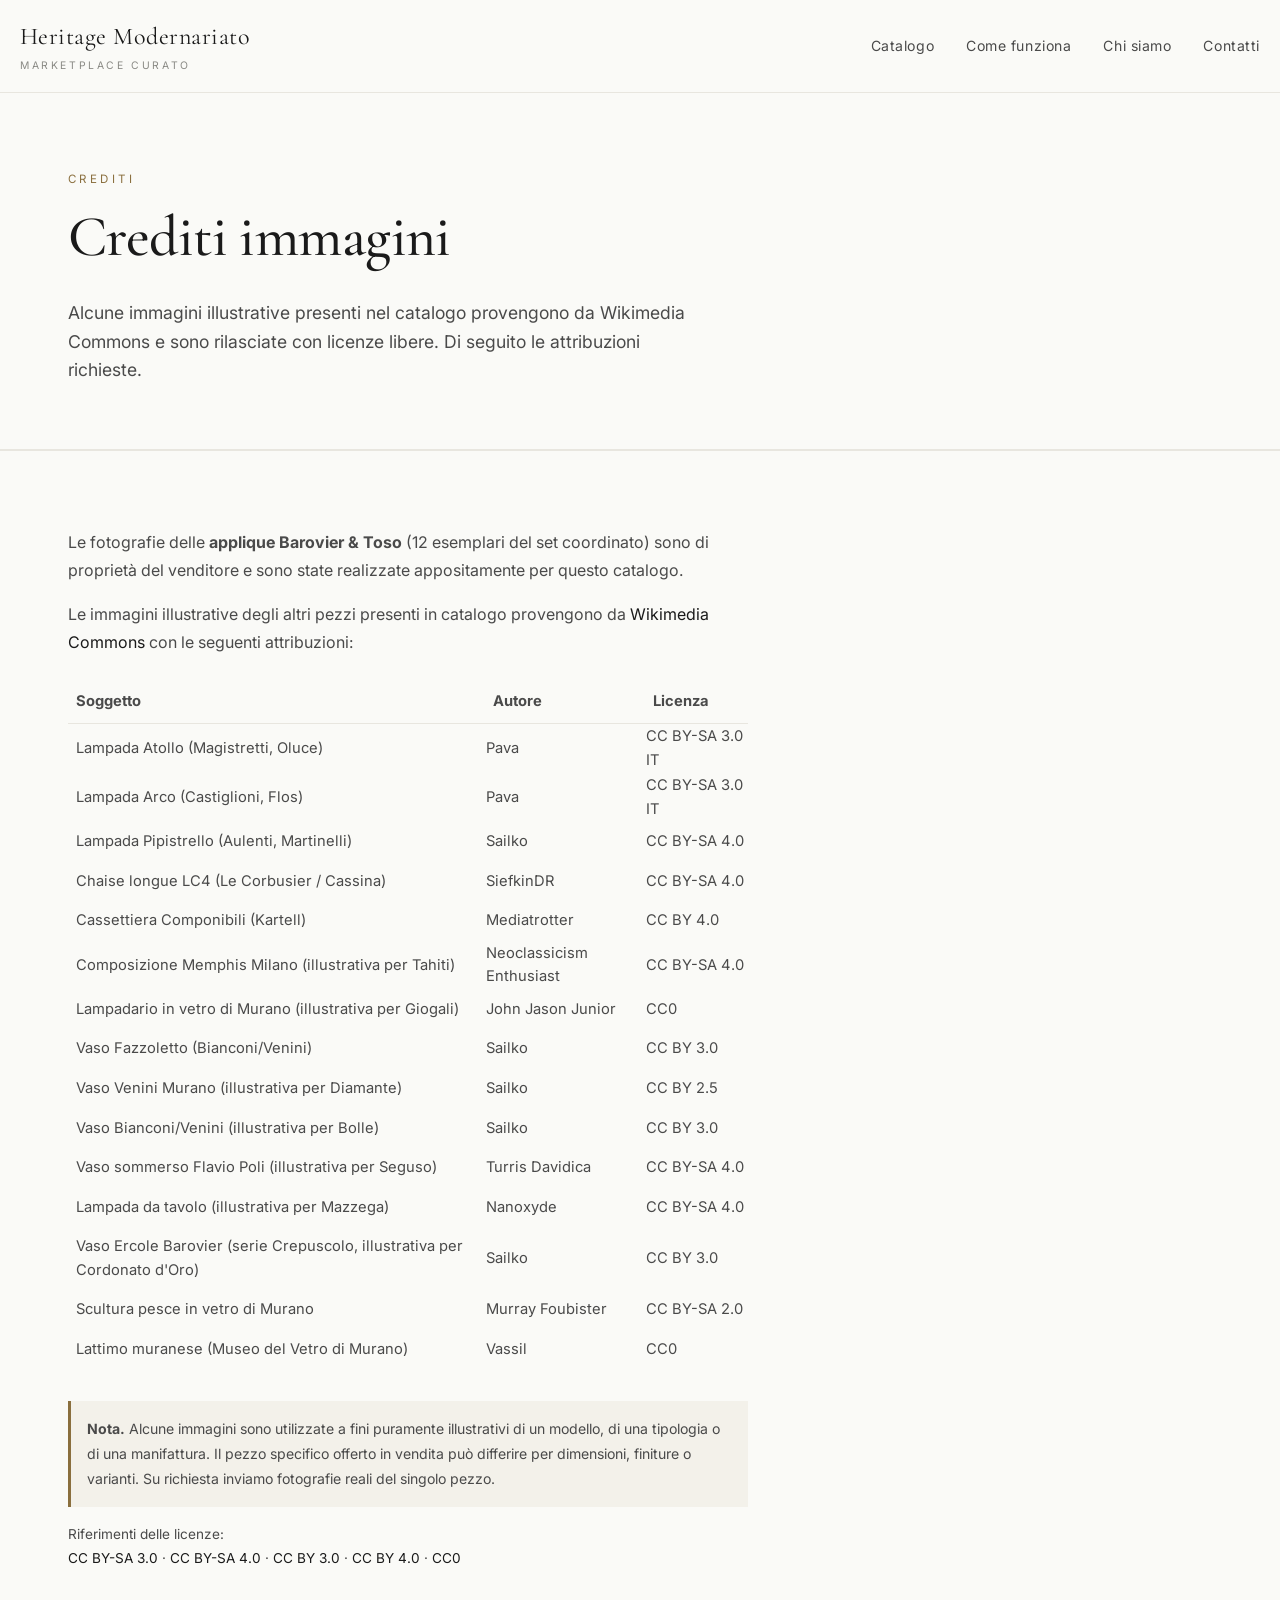
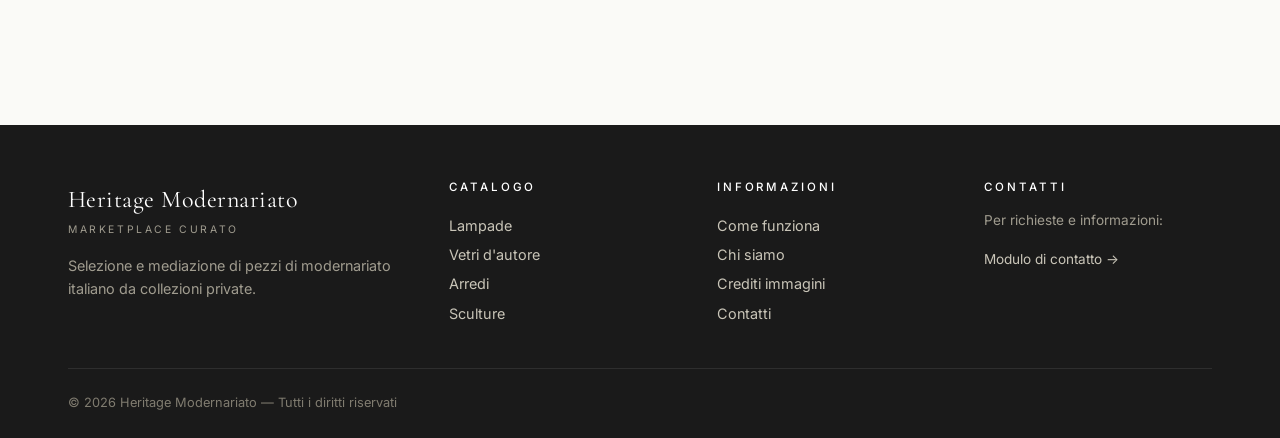
<file: crediti.html>
<!doctype html>
<html lang="it">
<head>
  <meta charset="utf-8">
  <meta name="viewport" content="width=device-width, initial-scale=1">
  <title>Crediti immagini — Heritage Modernariato</title>
  <link rel="preconnect" href="https://fonts.googleapis.com">
  <link rel="preconnect" href="https://fonts.gstatic.com" crossorigin>
  <link href="https://fonts.googleapis.com/css2?family=Cormorant+Garamond:wght@400;500;600&family=Inter:wght@300;400;500;600&display=swap" rel="stylesheet">
  <link rel="stylesheet" href="css/style.css">
</head>
<body>

<header class="site-header">
  <div class="container header-inner">
    <a href="index.html" class="logo">
      Heritage Modernariato
      <small>marketplace curato</small>
    </a>
    <button class="menu-toggle" aria-label="Menu">☰</button>
    <nav class="nav">
      <a href="catalogo.html">Catalogo</a>
      <a href="come-funziona.html">Come funziona</a>
      <a href="chi-siamo.html">Chi siamo</a>
      <a href="contatti.html">Contatti</a>
    </nav>
  </div>
</header>

<main>
  <section class="page-header">
    <div class="container">
      <div class="eyebrow">Crediti</div>
      <h1>Crediti immagini</h1>
      <p class="lede">Alcune immagini illustrative presenti nel catalogo provengono da Wikimedia Commons e sono rilasciate con licenze libere. Di seguito le attribuzioni richieste.</p>
    </div>
  </section>

  <section>
    <div class="container">
      <div class="prose">
        <p>Le fotografie delle <strong>applique Barovier &amp; Toso</strong> (12 esemplari del set coordinato) sono di proprietà del venditore e sono state realizzate appositamente per questo catalogo.</p>
        <p>Le immagini illustrative degli altri pezzi presenti in catalogo provengono da <a href="https://commons.wikimedia.org/" target="_blank" rel="noopener">Wikimedia Commons</a> con le seguenti attribuzioni:</p>

        <table style="width:100%; border-collapse: collapse; font-size: 0.92rem; margin-top: 1.5rem;">
          <thead>
            <tr style="border-bottom: 1px solid var(--color-line); text-align: left;">
              <th style="padding: 0.6rem 0.5rem;">Soggetto</th>
              <th style="padding: 0.6rem 0.5rem;">Autore</th>
              <th style="padding: 0.6rem 0.5rem;">Licenza</th>
            </tr>
          </thead>
          <tbody>
            <tr><td style="padding: 0.5rem;">Lampada Atollo (Magistretti, Oluce)</td><td>Pava</td><td>CC BY-SA 3.0 IT</td></tr>
            <tr><td style="padding: 0.5rem;">Lampada Arco (Castiglioni, Flos)</td><td>Pava</td><td>CC BY-SA 3.0 IT</td></tr>
            <tr><td style="padding: 0.5rem;">Lampada Pipistrello (Aulenti, Martinelli)</td><td>Sailko</td><td>CC BY-SA 4.0</td></tr>
            <tr><td style="padding: 0.5rem;">Chaise longue LC4 (Le Corbusier / Cassina)</td><td>SiefkinDR</td><td>CC BY-SA 4.0</td></tr>
            <tr><td style="padding: 0.5rem;">Cassettiera Componibili (Kartell)</td><td>Mediatrotter</td><td>CC BY 4.0</td></tr>
            <tr><td style="padding: 0.5rem;">Composizione Memphis Milano (illustrativa per Tahiti)</td><td>Neoclassicism Enthusiast</td><td>CC BY-SA 4.0</td></tr>
            <tr><td style="padding: 0.5rem;">Lampadario in vetro di Murano (illustrativa per Giogali)</td><td>John Jason Junior</td><td>CC0</td></tr>
            <tr><td style="padding: 0.5rem;">Vaso Fazzoletto (Bianconi/Venini)</td><td>Sailko</td><td>CC BY 3.0</td></tr>
            <tr><td style="padding: 0.5rem;">Vaso Venini Murano (illustrativa per Diamante)</td><td>Sailko</td><td>CC BY 2.5</td></tr>
            <tr><td style="padding: 0.5rem;">Vaso Bianconi/Venini (illustrativa per Bolle)</td><td>Sailko</td><td>CC BY 3.0</td></tr>
            <tr><td style="padding: 0.5rem;">Vaso sommerso Flavio Poli (illustrativa per Seguso)</td><td>Turris Davidica</td><td>CC BY-SA 4.0</td></tr>
            <tr><td style="padding: 0.5rem;">Lampada da tavolo (illustrativa per Mazzega)</td><td>Nanoxyde</td><td>CC BY-SA 4.0</td></tr>
            <tr><td style="padding: 0.5rem;">Vaso Ercole Barovier (serie Crepuscolo, illustrativa per Cordonato d'Oro)</td><td>Sailko</td><td>CC BY 3.0</td></tr>
            <tr><td style="padding: 0.5rem;">Scultura pesce in vetro di Murano</td><td>Murray Foubister</td><td>CC BY-SA 2.0</td></tr>
            <tr><td style="padding: 0.5rem;">Lattimo muranese (Museo del Vetro di Murano)</td><td>Vassil</td><td>CC0</td></tr>
          </tbody>
        </table>

        <p style="margin-top: 2rem; padding: 1rem; background: #f3f1ea; border-left: 3px solid var(--color-accent); font-size: 0.88rem;">
          <strong>Nota.</strong> Alcune immagini sono utilizzate a fini puramente illustrativi di un modello, di una tipologia o di una manifattura. Il pezzo specifico offerto in vendita può differire per dimensioni, finiture o varianti. Su richiesta inviamo fotografie reali del singolo pezzo.
        </p>

        <p style="margin-top: 1rem; font-size: 0.85rem;">
          Riferimenti delle licenze:<br>
          <a href="https://creativecommons.org/licenses/by-sa/3.0/" target="_blank" rel="noopener">CC BY-SA 3.0</a> ·
          <a href="https://creativecommons.org/licenses/by-sa/4.0/" target="_blank" rel="noopener">CC BY-SA 4.0</a> ·
          <a href="https://creativecommons.org/licenses/by/3.0/" target="_blank" rel="noopener">CC BY 3.0</a> ·
          <a href="https://creativecommons.org/licenses/by/4.0/" target="_blank" rel="noopener">CC BY 4.0</a> ·
          <a href="https://creativecommons.org/publicdomain/zero/1.0/" target="_blank" rel="noopener">CC0</a>
        </p>
      </div>
    </div>
  </section>
</main>

<footer class="site-footer">
  <div class="container">
    <div class="footer-grid">
      <div>
        <div class="logo">Heritage Modernariato<small>marketplace curato</small></div>
        <p style="margin-top: 1rem;">Selezione e mediazione di pezzi di modernariato italiano da collezioni private.</p>
      </div>
      <div>
        <h4>Catalogo</h4>
        <a href="catalogo.html?cat=lampade">Lampade</a>
        <a href="catalogo.html?cat=vetri">Vetri d'autore</a>
        <a href="catalogo.html?cat=arredi">Arredi</a>
        <a href="catalogo.html?cat=sculture">Sculture</a>
      </div>
      <div>
        <h4>Informazioni</h4>
        <a href="come-funziona.html">Come funziona</a>
        <a href="chi-siamo.html">Chi siamo</a>
        <a href="crediti.html">Crediti immagini</a>
        <a href="contatti.html">Contatti</a>
      </div>
      <div>
        <h4>Contatti</h4>
        <p style="font-size: 0.85rem;">Per richieste e informazioni:</p>
        <a href="contatti.html" style="font-size: 0.85rem;">Modulo di contatto →</a>
      </div>
    </div>
    <div class="footer-bottom">
      <span>© 2026 Heritage Modernariato — Tutti i diritti riservati</span>
    </div>
  </div>
</footer>

<script src="js/main.js"></script>
</body>
</html>
</file>
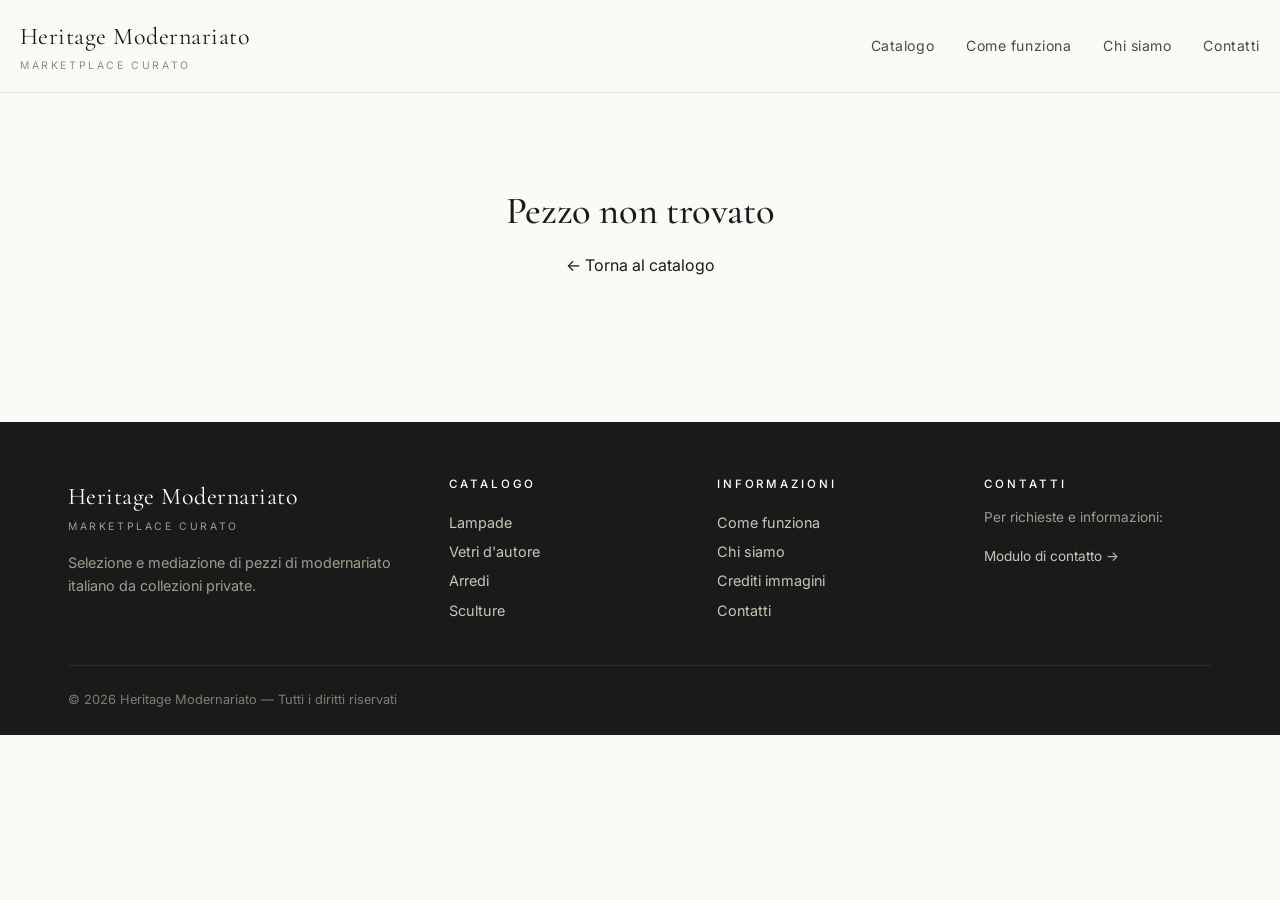
<file: prodotto.html>
<!doctype html>
<html lang="it">
<head>
  <meta charset="utf-8">
  <meta name="viewport" content="width=device-width, initial-scale=1">
  <title>Scheda prodotto — Heritage Modernariato</title>
  <link rel="preconnect" href="https://fonts.googleapis.com">
  <link rel="preconnect" href="https://fonts.gstatic.com" crossorigin>
  <link href="https://fonts.googleapis.com/css2?family=Cormorant+Garamond:wght@400;500;600&family=Inter:wght@300;400;500;600&display=swap" rel="stylesheet">
  <link rel="stylesheet" href="css/style.css">
</head>
<body>

<header class="site-header">
  <div class="container header-inner">
    <a href="index.html" class="logo">
      Heritage Modernariato
      <small>marketplace curato</small>
    </a>
    <button class="menu-toggle" aria-label="Menu">☰</button>
    <nav class="nav">
      <a href="catalogo.html">Catalogo</a>
      <a href="come-funziona.html">Come funziona</a>
      <a href="chi-siamo.html">Chi siamo</a>
      <a href="contatti.html">Contatti</a>
    </nav>
  </div>
</header>

<main>
  <div class="container" data-product-root style="padding-top: 2rem;">
    <p style="color: var(--color-muted); padding: 4rem 0;">Caricamento…</p>
  </div>
</main>

<footer class="site-footer">
  <div class="container">
    <div class="footer-grid">
      <div>
        <div class="logo">Heritage Modernariato<small>marketplace curato</small></div>
        <p style="margin-top: 1rem;">Selezione e mediazione di pezzi di modernariato italiano da collezioni private.</p>
      </div>
      <div>
        <h4>Catalogo</h4>
        <a href="catalogo.html?cat=lampade">Lampade</a>
        <a href="catalogo.html?cat=vetri">Vetri d'autore</a>
        <a href="catalogo.html?cat=arredi">Arredi</a>
        <a href="catalogo.html?cat=sculture">Sculture</a>
      </div>
      <div>
        <h4>Informazioni</h4>
        <a href="come-funziona.html">Come funziona</a>
        <a href="chi-siamo.html">Chi siamo</a>
        <a href="crediti.html">Crediti immagini</a>
        <a href="contatti.html">Contatti</a>
      </div>
      <div>
        <h4>Contatti</h4>
        <p style="font-size: 0.85rem;">Per richieste e informazioni:</p>
        <a href="contatti.html" style="font-size: 0.85rem;">Modulo di contatto →</a>
      </div>
    </div>
    <div class="footer-bottom">
      <span>© 2026 Heritage Modernariato — Tutti i diritti riservati</span>
    </div>
  </div>
</footer>

<script src="js/main.js"></script>
</body>
</html>
</file>
<file: css/style.css>
:root {
  --color-bg: #fafaf7;
  --color-surface: #ffffff;
  --color-ink: #1a1a1a;
  --color-ink-soft: #4a4a4a;
  --color-muted: #8a8a85;
  --color-line: #e8e6df;
  --color-accent: #8a6f3e;
  --color-accent-dark: #6b5530;
  --color-sold: #b04848;
  --color-reserved: #c7903a;
  --color-available: #3a7a4f;

  --font-display: "Cormorant Garamond", "Times New Roman", Georgia, serif;
  --font-body: "Inter", -apple-system, BlinkMacSystemFont, "Segoe UI", sans-serif;

  --container: 1240px;
  --gutter: clamp(1.25rem, 4vw, 3rem);
}

* {
  box-sizing: border-box;
}

html {
  scroll-behavior: smooth;
}

body {
  margin: 0;
  font-family: var(--font-body);
  font-size: 16px;
  line-height: 1.6;
  color: var(--color-ink);
  background: var(--color-bg);
  -webkit-font-smoothing: antialiased;
}

h1, h2, h3, h4 {
  font-family: var(--font-display);
  font-weight: 500;
  line-height: 1.15;
  letter-spacing: -0.01em;
  margin: 0 0 0.5em;
}

h1 { font-size: clamp(2.4rem, 5vw, 3.6rem); }
h2 { font-size: clamp(1.8rem, 3.5vw, 2.4rem); }
h3 { font-size: 1.4rem; }

p { margin: 0 0 1em; }

a {
  color: var(--color-ink);
  text-decoration: none;
  transition: color .2s;
}
a:hover { color: var(--color-accent); }

img { display: block; max-width: 100%; height: auto; }

.container {
  width: 100%;
  max-width: var(--container);
  margin: 0 auto;
  padding: 0 var(--gutter);
}

/* ============ HEADER ============ */
.site-header {
  position: sticky;
  top: 0;
  background: rgba(250, 250, 247, 0.96);
  backdrop-filter: blur(8px);
  border-bottom: 1px solid var(--color-line);
  z-index: 100;
}

.header-inner {
  display: flex;
  align-items: center;
  justify-content: space-between;
  padding: 1.1rem 0;
}

.logo {
  font-family: var(--font-display);
  font-size: 1.5rem;
  letter-spacing: 0.02em;
  color: var(--color-ink);
}
.logo small {
  display: block;
  font-family: var(--font-body);
  font-size: 0.65rem;
  letter-spacing: 0.25em;
  text-transform: uppercase;
  color: var(--color-muted);
  margin-top: 2px;
}

.nav {
  display: flex;
  gap: 2rem;
  align-items: center;
}
.nav a {
  font-size: 0.88rem;
  letter-spacing: 0.04em;
  color: var(--color-ink-soft);
}
.nav a:hover, .nav a.active { color: var(--color-ink); }

.menu-toggle {
  display: none;
  background: none;
  border: 0;
  font-size: 1.4rem;
  cursor: pointer;
  color: var(--color-ink);
}

@media (max-width: 720px) {
  .nav {
    display: none;
    position: absolute;
    top: 100%;
    left: 0;
    right: 0;
    flex-direction: column;
    background: var(--color-surface);
    padding: 1.5rem var(--gutter);
    gap: 1.2rem;
    border-bottom: 1px solid var(--color-line);
  }
  .nav.open { display: flex; }
  .menu-toggle { display: block; }
}

/* ============ HERO ============ */
.hero {
  padding: clamp(3rem, 8vw, 6rem) 0 clamp(3rem, 6vw, 5rem);
  border-bottom: 1px solid var(--color-line);
}
.hero-inner {
  max-width: 760px;
}
.hero .eyebrow {
  font-size: 0.75rem;
  letter-spacing: 0.3em;
  text-transform: uppercase;
  color: var(--color-accent);
  margin-bottom: 1.5rem;
}
.hero h1 {
  margin-bottom: 1.2rem;
}
.hero .lede {
  font-size: 1.15rem;
  color: var(--color-ink-soft);
  max-width: 600px;
}

/* ============ SECTIONS ============ */
section {
  padding: clamp(3rem, 6vw, 5rem) 0;
}
section + section { border-top: 1px solid var(--color-line); }

.section-head {
  display: flex;
  align-items: baseline;
  justify-content: space-between;
  gap: 2rem;
  margin-bottom: 2.5rem;
  flex-wrap: wrap;
}
.section-head .eyebrow {
  font-size: 0.7rem;
  letter-spacing: 0.3em;
  text-transform: uppercase;
  color: var(--color-muted);
}

/* ============ COME FUNZIONA ============ */
.steps {
  display: grid;
  grid-template-columns: repeat(auto-fit, minmax(240px, 1fr));
  gap: 2.5rem;
  margin-top: 2rem;
}
.step {
  position: relative;
  padding-top: 1rem;
}
.step .num {
  font-family: var(--font-display);
  font-size: 2.4rem;
  color: var(--color-accent);
  line-height: 1;
  margin-bottom: 0.8rem;
}
.step h3 { margin-bottom: 0.5rem; }
.step p { color: var(--color-ink-soft); font-size: 0.95rem; }

/* ============ PRODUCT GRID ============ */
.grid {
  display: grid;
  grid-template-columns: repeat(auto-fill, minmax(280px, 1fr));
  gap: 2rem;
}

.card {
  display: block;
  background: var(--color-surface);
  border: 1px solid var(--color-line);
  transition: transform .25s, box-shadow .25s;
}
.card:hover {
  transform: translateY(-2px);
  box-shadow: 0 12px 32px -16px rgba(0,0,0,0.18);
}

.card-image {
  position: relative;
  aspect-ratio: 4 / 3;
  overflow: hidden;
  background: #ededea;
}
.card-image img {
  width: 100%; height: 100%;
  object-fit: cover;
  transition: transform .5s;
}
.card:hover .card-image img { transform: scale(1.03); }

.card-image .placeholder-art {
  position: absolute; inset: 0;
  display: flex; align-items: center; justify-content: center;
  font-family: var(--font-display);
  font-size: 3rem;
  color: rgba(255,255,255,0.55);
  background: linear-gradient(135deg, #c9c4b8 0%, #8a8478 100%);
  letter-spacing: 0.04em;
}

.badge {
  position: absolute;
  top: 12px; left: 12px;
  padding: 4px 10px;
  font-size: 0.68rem;
  letter-spacing: 0.15em;
  text-transform: uppercase;
  background: var(--color-surface);
  color: var(--color-ink);
  border: 1px solid var(--color-line);
}
.badge--sold { background: var(--color-sold); color: #fff; border-color: var(--color-sold); }
.badge--reserved { background: var(--color-reserved); color: #fff; border-color: var(--color-reserved); }
.badge--available { background: var(--color-available); color: #fff; border-color: var(--color-available); }
.badge--featured {
  background: var(--color-ink); color: #fff; border-color: var(--color-ink);
}

.card-body {
  padding: 1.2rem 1.3rem 1.4rem;
}
.card-body .maker {
  font-size: 0.72rem;
  letter-spacing: 0.2em;
  text-transform: uppercase;
  color: var(--color-muted);
  margin-bottom: 0.3rem;
}
.card-body .title {
  font-family: var(--font-display);
  font-size: 1.25rem;
  margin-bottom: 0.4rem;
  color: var(--color-ink);
}
.card-body .meta {
  font-size: 0.85rem;
  color: var(--color-ink-soft);
  margin-bottom: 0.9rem;
}
.card-body .price {
  display: flex;
  align-items: baseline;
  gap: 0.6rem;
  font-family: var(--font-display);
  font-size: 1.3rem;
  color: var(--color-ink);
}
.card-body .price.struck {
  color: var(--color-muted);
  text-decoration: line-through;
}
.card-body .price-suffix {
  font-family: var(--font-body);
  font-size: 0.78rem;
  letter-spacing: 0.04em;
  color: var(--color-muted);
  margin-left: 0.2rem;
}
.card-body .card-qty-hint {
  margin-top: 0.3rem;
  font-size: 0.78rem;
  color: var(--color-accent);
  letter-spacing: 0.04em;
}

/* ============ FILTERS ============ */
.filters {
  display: flex;
  flex-wrap: wrap;
  gap: 0.5rem;
  margin-bottom: 2.5rem;
}
.filter-btn {
  background: transparent;
  border: 1px solid var(--color-line);
  padding: 0.5rem 1rem;
  font-family: var(--font-body);
  font-size: 0.85rem;
  letter-spacing: 0.05em;
  cursor: pointer;
  color: var(--color-ink-soft);
  transition: all .2s;
}
.filter-btn:hover { color: var(--color-ink); border-color: var(--color-ink); }
.filter-btn.active {
  background: var(--color-ink);
  color: #fff;
  border-color: var(--color-ink);
}

/* ============ PRODUCT DETAIL ============ */
.product-page {
  display: grid;
  grid-template-columns: 1fr 1fr;
  gap: clamp(2rem, 4vw, 4rem);
  padding: clamp(2rem, 5vw, 4rem) 0;
}
@media (max-width: 880px) {
  .product-page { grid-template-columns: 1fr; }
}

.gallery .main-image {
  aspect-ratio: 4 / 3;
  background: #ededea;
  margin-bottom: 1rem;
  overflow: hidden;
}
.gallery .main-image img,
.gallery .main-image .placeholder-art {
  width: 100%; height: 100%; object-fit: cover;
}
.gallery .thumbs {
  display: grid;
  grid-template-columns: repeat(4, 1fr);
  gap: 0.75rem;
}
.gallery .thumb {
  aspect-ratio: 1;
  background: #ededea;
  cursor: pointer;
  overflow: hidden;
  border: 2px solid transparent;
  transition: border-color .2s;
}
.gallery .thumb.active { border-color: var(--color-ink); }
.gallery .thumb img,
.gallery .thumb .placeholder-art { width: 100%; height: 100%; object-fit: cover; font-size: 1rem; }

.detail .maker {
  font-size: 0.78rem;
  letter-spacing: 0.25em;
  text-transform: uppercase;
  color: var(--color-accent);
  margin-bottom: 0.6rem;
}
.detail h1 { font-size: clamp(2rem, 4vw, 2.8rem); margin-bottom: 0.6rem; }
.detail .subtitle {
  font-size: 1.05rem;
  color: var(--color-ink-soft);
  margin-bottom: 1.8rem;
}
.detail .price-row {
  display: flex; align-items: baseline; gap: 1rem;
  padding: 1.2rem 0;
  border-top: 1px solid var(--color-line);
  border-bottom: 1px solid var(--color-line);
  margin-bottom: 1.8rem;
  flex-wrap: wrap;
}
.detail .price {
  font-family: var(--font-display);
  font-size: 2rem;
}
.detail .price.struck { color: var(--color-muted); text-decoration: line-through; font-size: 1.3rem; }
.detail .price-detail {
  display: block;
  width: 100%;
  font-size: 0.85rem;
  color: var(--color-muted);
  margin-top: 0.3rem;
}

/* Quantity picker */
.quantity-picker {
  background: #f3f1ea;
  padding: 1.3rem 1.4rem;
  margin-bottom: 1.8rem;
  border: 1px solid var(--color-line);
}
.qty-head {
  display: flex; align-items: center; justify-content: space-between;
  gap: 1rem;
  margin-bottom: 1.2rem;
  flex-wrap: wrap;
}
.qty-head label {
  font-size: 0.72rem;
  letter-spacing: 0.22em;
  text-transform: uppercase;
  color: var(--color-muted);
}
.qty-stepper {
  display: flex; align-items: center; gap: 0.4rem;
}
.qty-stepper button {
  width: 36px; height: 36px;
  background: var(--color-surface);
  border: 1px solid var(--color-line);
  font-size: 1.2rem;
  cursor: pointer;
  color: var(--color-ink);
  font-family: var(--font-body);
  line-height: 1;
}
.qty-stepper button:hover { border-color: var(--color-ink); }
.qty-stepper input {
  width: 56px;
  height: 36px;
  text-align: center;
  border: 1px solid var(--color-line);
  background: var(--color-surface);
  font-family: var(--font-display);
  font-size: 1.15rem;
  color: var(--color-ink);
  -moz-appearance: textfield;
}
.qty-stepper input::-webkit-outer-spin-button,
.qty-stepper input::-webkit-inner-spin-button {
  -webkit-appearance: none; margin: 0;
}
.qty-of {
  font-size: 0.8rem;
  color: var(--color-muted);
  margin-left: 0.4rem;
}

.tiers {
  list-style: none;
  margin: 0;
  padding: 0;
  border-top: 1px solid var(--color-line);
}
.tier {
  display: flex; justify-content: space-between; align-items: center;
  padding: 0.6rem 0;
  border-bottom: 1px solid var(--color-line);
  font-size: 0.9rem;
  color: var(--color-ink-soft);
  transition: color .2s;
}
.tier-label {
  letter-spacing: 0.02em;
}
.tier-unit {
  font-family: var(--font-display);
  font-size: 1.05rem;
  color: var(--color-ink-soft);
}
.tier--best {
  color: var(--color-ink);
  font-weight: 500;
}
.tier--best .tier-unit {
  color: var(--color-available);
}
.tier-badge {
  display: inline-block;
  font-family: var(--font-body);
  font-size: 0.62rem;
  letter-spacing: 0.16em;
  text-transform: uppercase;
  background: var(--color-available);
  color: #fff;
  padding: 2px 6px;
  margin-left: 0.4rem;
  vertical-align: middle;
}
.tier--active {
  background: rgba(58, 122, 79, 0.07);
  margin: 0 -0.5rem;
  padding-left: 0.5rem;
  padding-right: 0.5rem;
  color: var(--color-ink);
}
.tier--active .tier-unit {
  color: var(--color-ink);
}

.qty-savings {
  margin-top: 1rem;
  padding: 0.7rem 0.9rem;
  background: var(--color-surface);
  border-left: 3px solid var(--color-muted);
  font-size: 0.85rem;
  color: var(--color-ink-soft);
}
.qty-savings--show {
  border-left-color: var(--color-available);
  color: var(--color-ink);
}
.qty-savings strong { color: var(--color-available); }

/* Carousel fade animation */
.main-image--carousel {
  position: relative;
  overflow: hidden;
}
.main-image--carousel img.fade-in {
  animation: fadeIn 0.6s ease-out;
}
@keyframes fadeIn {
  from { opacity: 0; transform: scale(1.02); }
  to   { opacity: 1; transform: scale(1); }
}
.detail .status {
  margin-left: auto;
  font-size: 0.78rem;
  letter-spacing: 0.18em;
  text-transform: uppercase;
}
.status--sold { color: var(--color-sold); }
.status--reserved { color: var(--color-reserved); }
.status--available { color: var(--color-available); }

.specs {
  display: grid;
  grid-template-columns: 1fr 1fr;
  gap: 0.8rem 2rem;
  margin: 1.8rem 0;
  padding: 1.4rem 0;
  border-top: 1px solid var(--color-line);
  border-bottom: 1px solid var(--color-line);
}
.specs dt {
  font-size: 0.72rem;
  letter-spacing: 0.18em;
  text-transform: uppercase;
  color: var(--color-muted);
}
.specs dd {
  margin: 0;
  font-size: 0.95rem;
  color: var(--color-ink);
}

.authenticity {
  background: #f3f1ea;
  border-left: 3px solid var(--color-accent);
  padding: 1rem 1.2rem;
  margin: 1.5rem 0;
  font-size: 0.9rem;
  color: var(--color-ink-soft);
}
.authenticity strong { color: var(--color-ink); }

/* ============ BUTTONS ============ */
.btn {
  display: inline-block;
  padding: 0.9rem 1.8rem;
  background: var(--color-ink);
  color: #fff;
  border: 1px solid var(--color-ink);
  font-family: var(--font-body);
  font-size: 0.85rem;
  letter-spacing: 0.15em;
  text-transform: uppercase;
  cursor: pointer;
  transition: all .2s;
}
.btn:hover { background: var(--color-accent); border-color: var(--color-accent); color: #fff; }
.btn--ghost {
  background: transparent;
  color: var(--color-ink);
}
.btn--ghost:hover { background: var(--color-ink); color: #fff; }
.btn--block { display: block; width: 100%; text-align: center; }
.btn:disabled { opacity: 0.4; cursor: not-allowed; }

/* ============ FORM ============ */
.form {
  display: grid;
  gap: 1rem;
  max-width: 560px;
}
.form label {
  font-size: 0.75rem;
  letter-spacing: 0.15em;
  text-transform: uppercase;
  color: var(--color-muted);
  display: block;
  margin-bottom: 0.3rem;
}
.form input, .form textarea, .form select {
  width: 100%;
  padding: 0.75rem 0.9rem;
  background: var(--color-surface);
  border: 1px solid var(--color-line);
  font-family: var(--font-body);
  font-size: 0.95rem;
  color: var(--color-ink);
}
.form input:focus, .form textarea:focus, .form select:focus {
  outline: none;
  border-color: var(--color-accent);
}
.form textarea { min-height: 130px; resize: vertical; }

/* ============ FOOTER ============ */
.site-footer {
  background: var(--color-ink);
  color: #c9c5b8;
  padding: 3.5rem 0 1.5rem;
  margin-top: 4rem;
}
.footer-grid {
  display: grid;
  grid-template-columns: 1.5fr 1fr 1fr 1fr;
  gap: 2.5rem;
  margin-bottom: 2.5rem;
}
@media (max-width: 720px) {
  .footer-grid { grid-template-columns: 1fr 1fr; }
}
.site-footer h4 {
  color: #fff;
  font-family: var(--font-body);
  font-size: 0.72rem;
  letter-spacing: 0.25em;
  text-transform: uppercase;
  margin-bottom: 1rem;
}
.site-footer a { color: #c9c5b8; font-size: 0.9rem; display: block; padding: 0.2rem 0; }
.site-footer a:hover { color: #fff; }
.site-footer .logo { color: #fff; }
.site-footer .logo small { color: #a09c8f; }
.site-footer p { font-size: 0.9rem; color: #a09c8f; }
.footer-bottom {
  padding-top: 1.5rem;
  border-top: 1px solid #2e2e2e;
  display: flex;
  justify-content: space-between;
  font-size: 0.8rem;
  color: #807c70;
  flex-wrap: wrap;
  gap: 1rem;
}

/* ============ PAGE GENERIC ============ */
.page-header {
  padding: clamp(3rem, 6vw, 5rem) 0 clamp(2rem, 4vw, 3rem);
  border-bottom: 1px solid var(--color-line);
}
.page-header .eyebrow {
  font-size: 0.72rem;
  letter-spacing: 0.3em;
  text-transform: uppercase;
  color: var(--color-accent);
  margin-bottom: 1rem;
}
.page-header .lede {
  font-size: 1.1rem;
  color: var(--color-ink-soft);
  max-width: 620px;
}

.prose {
  max-width: 680px;
  font-size: 1rem;
  color: var(--color-ink-soft);
}
.prose h2 { color: var(--color-ink); margin-top: 2.5rem; }
.prose h3 { color: var(--color-ink); margin-top: 1.8rem; }
.prose p, .prose li { line-height: 1.75; }
</file>
